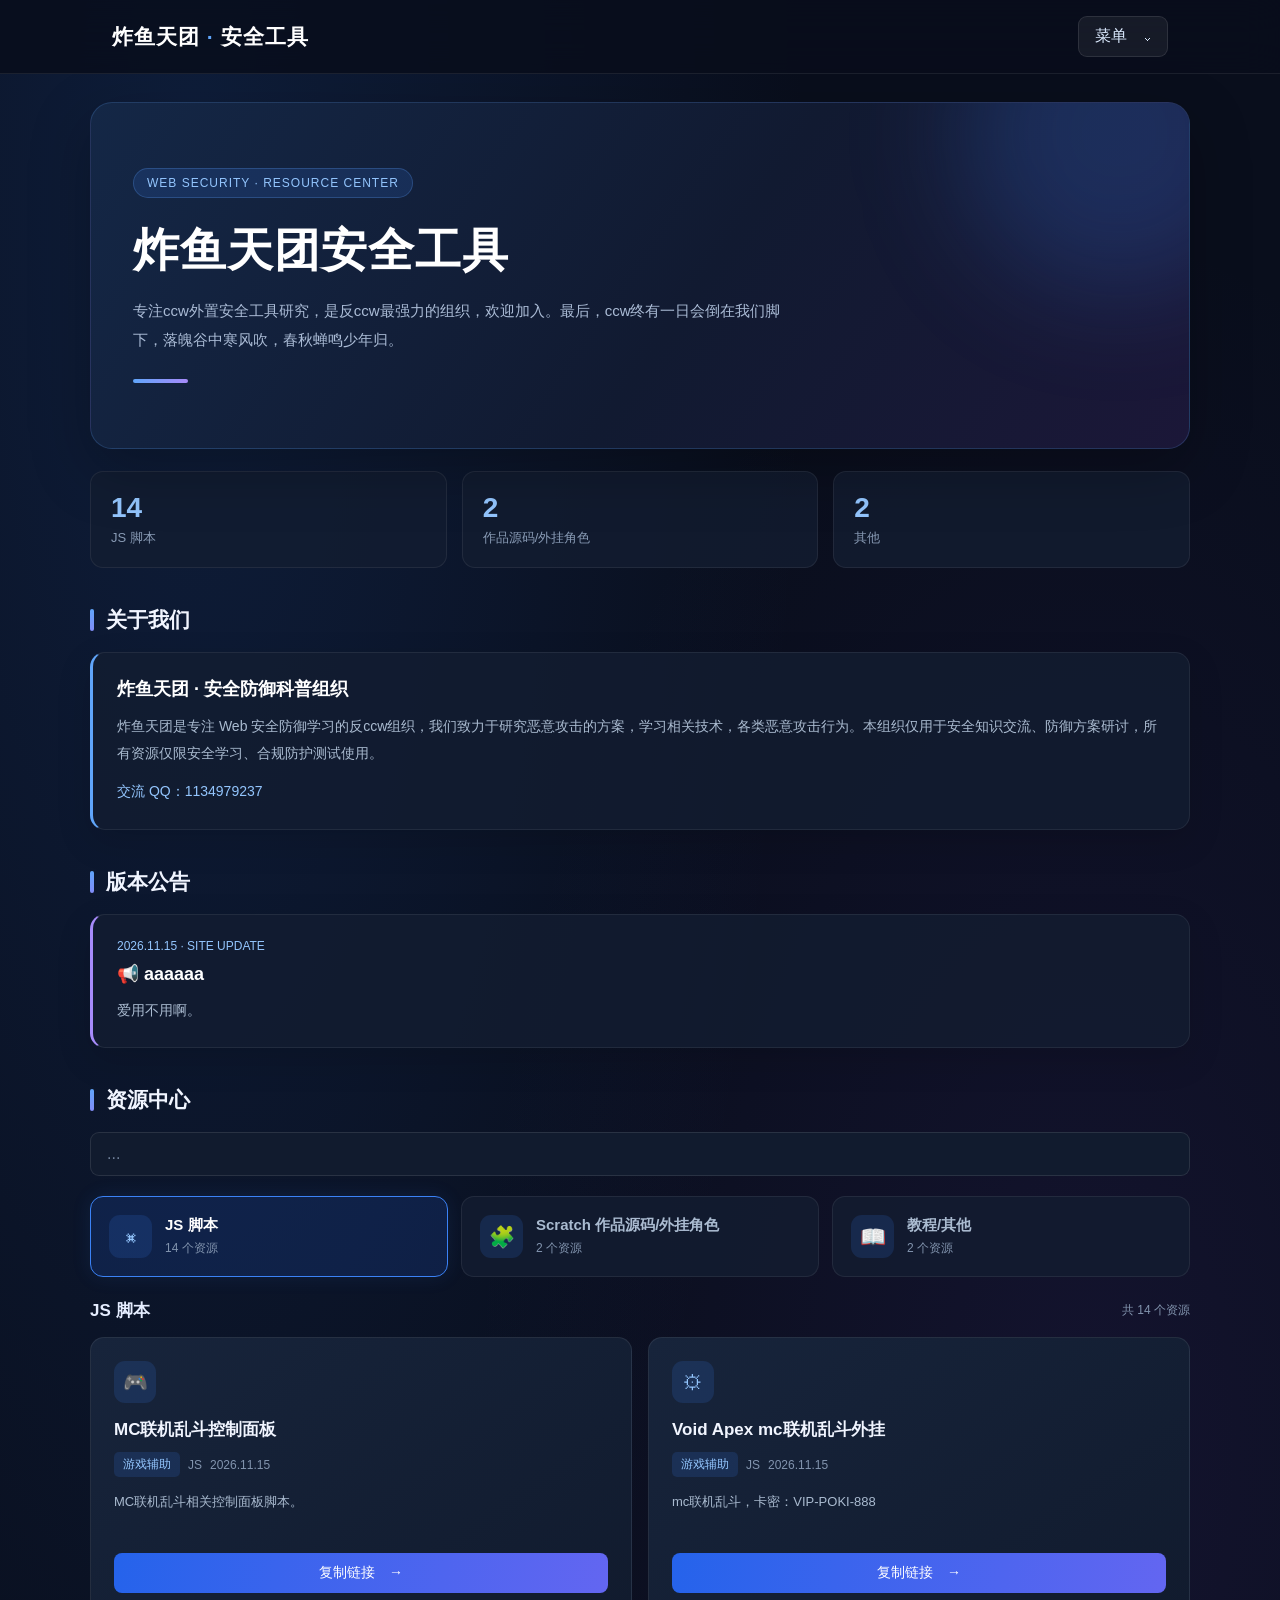
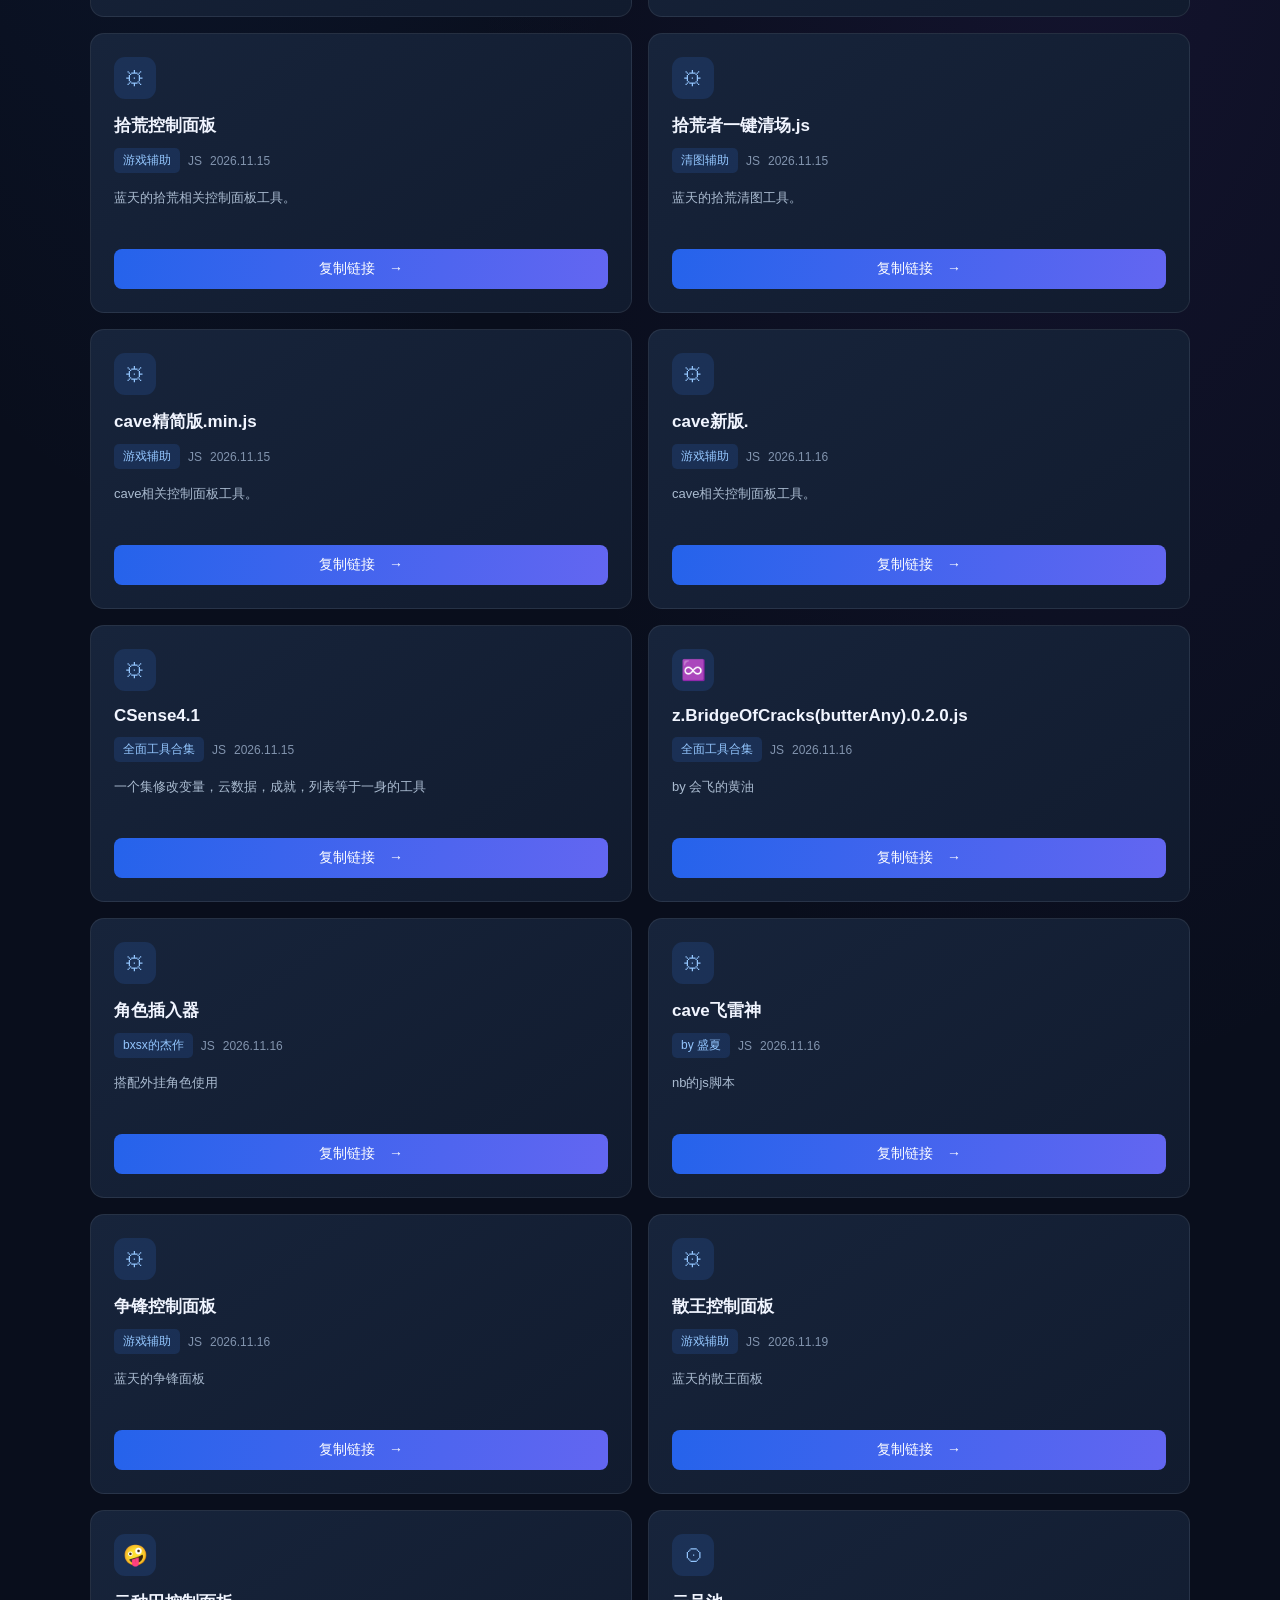
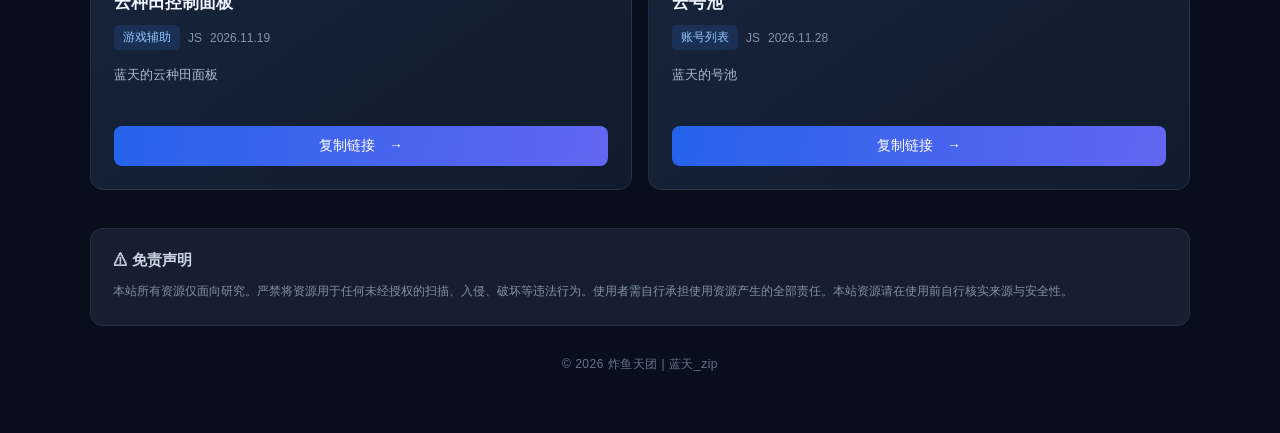
<file: index.html>
<!DOCTYPE html>
<html lang="zh-CN">
<head>
<meta charset="UTF-8">
<meta name="viewport" content="width=device-width, initial-scale=1.0">
<meta name="theme-color" content="#090e1c">
<title>炸鱼天团 | 安全工具资源站</title>
<style>
* {
    margin: 0;
    padding: 0;
    box-sizing: border-box;
    font-family: "Microsoft Yahei", sans-serif;
}

html {
    scroll-behavior: smooth;
}

body {
    min-height: 100vh;
    padding-top: 72px;
    color: #e5eaf5;
    background:
        radial-gradient(ellipse at 15% 5%, rgba(35,91,180,.2), transparent 40%),
        radial-gradient(ellipse at 85% 40%, rgba(91,55,170,.13), transparent 40%),
        #090e1c;
}

button, input {
    font: inherit;
}

a {
    color: inherit;
    text-decoration: none;
}

nav {
    position: fixed;
    top: 0;
    left: 0;
    width: 100%;
    z-index: 999;
    background: rgba(9,14,28,.85);
    backdrop-filter: blur(18px);
    border-bottom: 1px solid rgba(255,255,255,.08);
}

.nav-wrap {
    max-width: 1100px;
    margin: auto;
    padding: 16px 22px;
    display: flex;
    justify-content: space-between;
    align-items: center;
}

.nav-logo {
    color: #fff;
    font-size: 21px;
    font-weight: bold;
    letter-spacing: 1px;
}

.nav-logo span {
    color: #60a5fa;
}

.dropdown {
    position: relative;
}

.dropbtn {
    background: rgba(255,255,255,.06);
    border: 1px solid rgba(255,255,255,.1);
    color: #dbeafe;
    padding: 9px 16px;
    border-radius: 9px;
    cursor: pointer;
    transition: .25s;
}

.dropbtn:hover {
    background: rgba(59,130,246,.2);
    border-color: #3b82f6;
}

.dropdown-content {
    position: absolute;
    right: 0;
    top: calc(100% + 12px);
    min-width: 155px;
    padding: 7px;
    border-radius: 12px;
    background: #131d32;
    border: 1px solid rgba(255,255,255,.1);
    opacity: 0;
    visibility: hidden;
    transform: translateY(-8px);
    transition: .25s;
    box-shadow: 0 12px 35px rgba(0,0,0,.4);
}

.dropdown:hover .dropdown-content,
.dropdown:focus-within .dropdown-content {
    opacity: 1;
    visibility: visible;
    transform: translateY(0);
}

.dropdown-content a {
    display: block;
    padding: 11px;
    color: #b8c6dc;
    font-size: 14px;
    border-radius: 7px;
}

.dropdown-content a:hover {
    color: white;
    background: rgba(59,130,246,.16);
}

.container {
    max-width: 1100px;
    width: 92%;
    margin: 30px auto;
}

.hero {
    position: relative;
    overflow: hidden;
    padding: 65px 42px;
    border-radius: 22px;
    border: 1px solid rgba(96,165,250,.2);
    background: linear-gradient(125deg,#142746,#111a31 55%,#1b1738);
    box-shadow: 0 20px 60px rgba(0,0,0,.25);
}

.hero::before {
    content: "";
    position: absolute;
    width: 320px;
    height: 320px;
    right: -90px;
    top: -130px;
    border-radius: 50%;
    background: rgba(59,130,246,.2);
    filter: blur(55px);
}

.hero-content {
    position: relative;
    z-index: 1;
}

.hero-tag {
    display: inline-block;
    padding: 7px 13px;
    border-radius: 20px;
    background: rgba(59,130,246,.15);
    border: 1px solid rgba(96,165,250,.25);
    color: #93c5fd;
    font-size: 12px;
    margin-bottom: 22px;
    letter-spacing: 1px;
}

.hero h1 {
    font-size: clamp(30px,5vw,46px);
    color: #fff;
    margin-bottom: 15px;
    letter-spacing: 1px;
}

.hero p {
    color: #aabbd5;
    font-size: 15px;
    line-height: 1.9;
    max-width: 650px;
}

.hero-line {
    width: 55px;
    height: 4px;
    background: linear-gradient(90deg,#60a5fa,#a78bfa);
    border-radius: 5px;
    margin-top: 25px;
}

.stats {
    display: grid;
    grid-template-columns: repeat(3,1fr);
    gap: 15px;
    margin-top: 22px;
}

.stat-card {
    padding: 20px;
    background: rgba(19,29,49,.8);
    border: 1px solid rgba(255,255,255,.07);
    border-radius: 13px;
    transition: .25s;
}

.stat-card:hover {
    transform: translateY(-3px);
    border-color: rgba(96,165,250,.4);
}

.stat-number {
    font-size: 28px;
    font-weight: bold;
    color: #93c5fd;
    margin-bottom: 5px;
}

.stat-label {
    font-size: 13px;
    color: #899bb5;
}

.section {
    margin-top: 38px;
}

.section-title {
    display: flex;
    align-items: center;
    gap: 12px;
    font-size: 21px;
    color: #f1f5ff;
    margin-bottom: 18px;
}

.section-title::before {
    content: "";
    width: 4px;
    height: 22px;
    border-radius: 5px;
    background: linear-gradient(#60a5fa,#818cf8);
}

.panel {
    padding: 24px;
    background: rgba(19,29,49,.8);
    border: 1px solid rgba(255,255,255,.07);
    border-radius: 15px;
    box-shadow: 0 12px 35px rgba(0,0,0,.13);
}

.panel h3 {
    color: #fff;
    font-size: 18px;
    margin-bottom: 12px;
}

.panel p {
    color: #aabbd0;
    font-size: 14px;
    line-height: 1.9;
}

.intro-box {
    border-left: 3px solid #60a5fa;
}

.qq-text {
    margin-top: 12px;
    color: #93c5fd !important;
}

.notice-board {
    border-left: 3px solid #a78bfa;
}

.notice-date {
    font-size: 12px;
    color: #93c5fd;
    margin-bottom: 10px;
}

.resource-top {
    display: flex;
    justify-content: space-between;
    align-items: center;
    gap: 15px;
    flex-wrap: wrap;
    margin-bottom: 20px;
}

.search-box {
    width: 100%;
    padding: 12px 16px;
    color: #e5eaf5;
    background: #111b2e;
    border: 1px solid rgba(255,255,255,.1);
    border-radius: 9px;
    outline: none;
    transition: .25s;
}

.search-box:focus {
    border-color: #60a5fa;
    box-shadow: 0 0 0 3px rgba(59,130,246,.12);
}

.search-box::placeholder {
    color: #71819a;
}

.category-tabs {
    display: grid;
    grid-template-columns: repeat(3,1fr);
    gap: 13px;
    margin-bottom: 22px;
}

.category-tab {
    display: flex;
    align-items: center;
    gap: 13px;
    padding: 18px;
    color: #aabbd0;
    background: rgba(19,29,49,.85);
    border: 1px solid rgba(255,255,255,.07);
    border-radius: 13px;
    cursor: pointer;
    transition: .25s;
    text-align: left;
}

.category-tab:hover {
    border-color: rgba(96,165,250,.4);
    transform: translateY(-2px);
}

.category-tab.active {
    color: #fff;
    background: rgba(37,99,235,.16);
    border-color: #3b82f6;
    box-shadow: 0 0 20px rgba(59,130,246,.1);
}

.category-icon {
    width: 43px;
    height: 43px;
    flex-shrink: 0;
    display: flex;
    align-items: center;
    justify-content: center;
    background: rgba(59,130,246,.15);
    color: #93c5fd;
    border-radius: 11px;
    font-size: 21px;
}

.category-name {
    font-size: 15px;
    font-weight: bold;
    margin-bottom: 5px;
}

.category-count {
    font-size: 12px;
    color: #8294ae;
}

.resource-heading {
    display: flex;
    justify-content: space-between;
    align-items: center;
    gap: 10px;
    margin-bottom: 15px;
}

.resource-heading h3 {
    color: #e5edff;
    font-size: 17px;
}

.resource-heading span {
    color: #8294ae;
    font-size: 12px;
}

.resource-grid {
    display: grid;
    grid-template-columns: repeat(2,minmax(0,1fr));
    gap: 16px;
}

.resource-card {
    position: relative;
    padding: 23px;
    background: linear-gradient(145deg,#17243b,#111b2e);
    border: 1px solid rgba(255,255,255,.08);
    border-radius: 14px;
    transition: .3s;
    animation: appear .3s ease;
}

.resource-card:hover {
    transform: translateY(-5px);
    border-color: rgba(96,165,250,.5);
    box-shadow: 0 15px 35px rgba(0,0,0,.25);
}

@keyframes appear {
    from {
        opacity: 0;
        transform: translateY(8px);
    }
    to {
        opacity: 1;
        transform: translateY(0);
    }
}

.resource-icon {
    width: 42px;
    height: 42px;
    display: flex;
    align-items: center;
    justify-content: center;
    border-radius: 11px;
    background: rgba(59,130,246,.15);
    color: #93c5fd;
    font-size: 20px;
    margin-bottom: 15px;
}

.resource-card h4 {
    color: #f1f5ff;
    font-size: 17px;
    margin-bottom: 11px;
}

.resource-meta {
    display: flex;
    flex-wrap: wrap;
    align-items: center;
    gap: 8px;
    margin-bottom: 13px;
    color: #8294ae;
    font-size: 12px;
}

.tag {
    padding: 4px 9px;
    color: #93c5fd;
    background: rgba(59,130,246,.15);
    border-radius: 5px;
}

.resource-card p {
    min-height: 45px;
    color: #aabbd0;
    font-size: 13px;
    line-height: 1.8;
}

.resource-btn {
    display: flex;
    justify-content: center;
    align-items: center;
    width: 100%;
    margin-top: 18px;
    padding: 11px;
    border: 0;
    border-radius: 8px;
    background: linear-gradient(100deg,#2563eb,#6366f1);
    color: #fff;
    font-family: inherit;
    font-size: 14px;
    cursor: pointer;
    transition: .25s;
}

.resource-btn:hover {
    filter: brightness(1.2);
    box-shadow: 0 5px 20px rgba(59,130,246,.3);
}

.empty {
    grid-column: 1/-1;
    padding: 45px 15px;
    text-align: center;
    color: #8294ae;
    background: rgba(19,29,49,.5);
    border: 1px dashed rgba(255,255,255,.12);
    border-radius: 13px;
    font-size: 14px;
}

.disclaimer {
    margin-top: 38px;
    padding: 22px;
    background: rgba(30,41,59,.65);
    border: 1px solid rgba(255,255,255,.07);
    border-radius: 13px;
}

.disclaimer h4 {
    color: #cbd5e1;
    font-size: 15px;
    margin-bottom: 10px;
}

.disclaimer p {
    color: #8191a9;
    font-size: 12px;
    line-height: 1.9;
}

.footer {
    text-align: center;
    padding: 30px 10px;
    color: #64748b;
    font-size: 12px;
    letter-spacing: .5px;
}

#intro, #announce, #tools {
    scroll-margin-top: 95px;
}

@media(max-width:750px) {
    .container {
        width: 94%;
    }

    .hero {
        padding: 45px 25px;
    }

    .category-tabs {
        grid-template-columns: 1fr;
        gap: 9px;
    }

    .category-tab {
        padding: 13px;
    }

    .resource-grid {
        grid-template-columns: 1fr;
    }

    .panel {
        padding: 20px;
    }
}

@media(max-width:450px) {
    .nav-wrap {
        padding: 14px;
    }

    .nav-logo {
        font-size: 17px;
    }

    .stats {
        gap: 8px;
    }

    .stat-card {
        padding: 13px 9px;
    }

    .stat-number {
        font-size: 22px;
    }

    .stat-label {
        font-size: 11px;
    }

    .panel {
        padding: 19px;
    }
}
</style>
</head>

<body>

<nav>
    <div class="nav-wrap">
        <div class="nav-logo">炸鱼天团 <span>·</span> 安全工具</div>
        <div class="dropdown">
            <button class="dropbtn">菜单　⌄</button>
            <div class="dropdown-content">
                <a href="#intro">关于我们</a>
                <a href="#announce">版本公告</a>
                <a href="#tools">资源中心</a>
            </div>
        </div>
    </div>
</nav>

<main class="container">

    <header class="hero">
        <div class="hero-content">
            <div class="hero-tag">WEB SECURITY · RESOURCE CENTER</div>
            <h1>炸鱼天团安全工具</h1>
            <p>专注ccw外置安全工具研究，是反ccw最强力的组织，欢迎加入。最后，ccw终有一日会倒在我们脚下，落魄谷中寒风吹，春秋蝉鸣少年归。</p>
            <div class="hero-line"></div>
        </div>
    </header>

    <section class="stats">
        <div class="stat-card">
            <div class="stat-number" id="jsCount">0</div>
            <div class="stat-label">JS 脚本</div>
        </div>
        <div class="stat-card">
            <div class="stat-number" id="scratchCount">0</div>
            <div class="stat-label">作品源码/外挂角色</div>
        </div>
        <div class="stat-card">
            <div class="stat-number" id="tutorialCount">0</div>
            <div class="stat-label">其他</div>
        </div>
    </section>

    <section id="intro" class="section">
        <h2 class="section-title">关于我们</h2>
        <div class="panel intro-box">
            <h3>炸鱼天团 · 安全防御科普组织</h3>
            <p>炸鱼天团是专注 Web 安全防御学习的反ccw组织，我们致力于研究恶意攻击的方案，学习相关技术，各类恶意攻击行为。本组织仅用于安全知识交流、防御方案研讨，所有资源仅限安全学习、合规防护测试使用。</p>
            <p class="qq-text">交流 QQ：1134979237</p>
        </div>
    </section>

    <section id="announce" class="section">
        <h2 class="section-title">版本公告</h2>
        <div class="panel notice-board">
            <div class="notice-date">2026.11.15 · SITE UPDATE</div>
            <h3>📢 aaaaaa</h3>
            <p>爱用不用啊。</p>
        </div>
    </section>

    <section id="tools" class="section">
        <h2 class="section-title">资源中心</h2>

        <div class="resource-top">
            <input
                id="searchInput"
                class="search-box"
                type="search"
                placeholder="..."
                autocomplete="off"
            >
        </div>

        <div class="category-tabs">

            <button class="category-tab active" data-category="js">
                <div class="category-icon">⌘</div>
                <div>
                    <div class="category-name">JS 脚本</div>
                    <div class="category-count" id="jsTabCount">0 个资源</div>
                </div>
            </button>

            <button class="category-tab" data-category="scratch">
                <div class="category-icon">🧩</div>
                <div>
                    <div class="category-name">Scratch 作品源码/外挂角色</div>
                    <div class="category-count" id="scratchTabCount">0 个资源</div>
                </div>
            </button>

            <button class="category-tab" data-category="tutorial">
                <div class="category-icon">📖</div>
                <div>
                    <div class="category-name">教程/其他</div>
                    <div class="category-count" id="tutorialTabCount">0 个资源</div>
                </div>
            </button>

        </div>

        <div class="resource-heading">
            <h3 id="currentCategory">JS 脚本</h3>
            <span id="resultCount">共 0 个资源</span>
        </div>

        <div class="resource-grid" id="resourceGrid"></div>
    </section>

    <section class="disclaimer">
        <h4>⚠ 免责声明</h4>
        <p>本站所有资源仅面向研究。严禁将资源用于任何未经授权的扫描、入侵、破坏等违法行为。使用者需自行承担使用资源产生的全部责任。本站资源请在使用前自行核实来源与安全性。</p>
    </section>

    <footer class="footer">
        © 2026 炸鱼天团 | 蓝天_zip
    </footer>

</main>

<script>

const categoryNames = {
    js: "JS 脚本",
    scratch: "作品源码/外挂角色",
    tutorial: "其他"
};

const resources = [
//tools/Void Apex mc联机乱斗外挂.js
//tools/sanwang.js
    {
        category: "js",
        name: "MC联机乱斗控制面板",
        version: "JS",
        type: "游戏辅助",
        date: "2026.11.15",
        description: "MC联机乱斗相关控制面板脚本。",
        icon: "🎮",
        url: "https://lantian-zip.github.io/zytt_safety_tools/tools/mc联机乱斗控制面板.js",
        action: "复制链接",
        copyLink: true
    },

    {
        category: "js",
        name: "Void Apex mc联机乱斗外挂",
        version: "JS",
        type: "游戏辅助",
        date: "2026.11.15",
        description: "mc联机乱斗，卡密：VIP-POKI-888",
        icon: "⚙",
        url: "https://lantian-zip.github.io/zytt_safety_tools/tools/Void Apex mc联机乱斗外挂.js",
        action: "复制链接",
        copyLink: true
    },

    {
        category: "js",
        name: "拾荒控制面板",
        version: "JS",
        type: "游戏辅助",
        date: "2026.11.15",
        description: "蓝天的拾荒相关控制面板工具。",//SHZ-2026-VIP-7K9M
        icon: "⚙",
        url: "https://lantian-zip.github.io/zytt_safety_tools/tools/zytt拾荒者.js",
        action: "复制链接",
        copyLink: true
    },

    {
        category: "js",
        name: "拾荒者一键清场.js",
        version: "JS",
        type: "清图辅助",
        date: "2026.11.15",
        description: "蓝天的拾荒清图工具。",
        icon: "⚙",
        url: "https://lantian-zip.github.io/zytt_safety_tools/tools/拾荒者一键清场.js",
        action: "复制链接",
        copyLink: true
    },

    {
        category: "js",
        name: "cave精简版.min.js",
        version: "JS",
        type: "游戏辅助",
        date: "2026.11.15",
        description: "cave相关控制面板工具。",
        icon: "⚙",
        url: "https://lantian-zip.github.io/zytt_safety_tools/tools/cave精简版.min.js",
        action: "复制链接",
        copyLink: true
    },

    {
        category: "js",
        name: "cave新版.",
        version: "JS",
        type: "游戏辅助",
        date: "2026.11.16",
        description: "cave相关控制面板工具。",
        icon: "⚙",
        url: "https://lantian-zip.github.io/zytt_safety_tools/tools/cave新版.js",
        action: "复制链接",
        copyLink: true
    },

    {
        category: "js",
        name: "CSense4.1",
        version: "JS",
        type: "全面工具合集",
        date: "2026.11.15",
        description: "一个集修改变量，云数据，成就，列表等于一身的工具",
        icon: "⚙",
        url: "https://ccwtools.dpdns.org/User-Script/files/CSense%E9%98%B2%E6%A3%80%E6%B5%8B4.1.user.js",
        action: "复制链接",
        copyLink: true
    },

    {
        category: "js",
        name: "z.BridgeOfCracks(butterAny).0.2.0.js",
        version: "JS",
        type: "全面工具合集",
        date: "2026.11.16",
        description: "by 会飞的黄油",
        icon: "♾️",
        url: "https://lantian-zip.github.io/zytt_safety_tools/tools/z.BridgeOfCracks(butterAny).0.2.0.js",
        action: "复制链接",
        copyLink: true
    },

    {
        category: "js",
        name: "角色插入器",
        version: "JS",
        type: "bxsx的杰作",
        date: "2026.11.16",
        description: "搭配外挂角色使用",
        icon: "⚙",
        url: "https://ccwtools.dpdns.org/User-Script/files/%E8%A7%92%E8%89%B2%E6%8F%92%E5%85%A5%E5%99%A8.min.user.js",
        action: "复制链接",
        copyLink: true
    },

    {
        category: "js",
        name: "cave飞雷神",
        version: "JS",
        type: "by 盛夏",
        date: "2026.11.16",
        description: "nb的js脚本",
        icon: "⚙",
        url: "https://lantian-zip.github.io/zytt_safety_tools/tools/cave飞雷神.user.js",
        action: "复制链接",
        copyLink: true
    },
    {
        category: "js",
        name: "争锋控制面板",
        version: "JS",
        type: "游戏辅助",
        date: "2026.11.16",
        description: "蓝天的争锋面板",
        icon: "⚙",
        url: "https://lantian-zip.github.io/zytt_safety_tools/tools/zfxd.js",//lantian_nb666
        action: "复制链接",
        copyLink: true
    },
    {
        category: "js",
        name: "散王控制面板",
        version: "JS",
        type: "游戏辅助",
        date: "2026.11.19",
        description: "蓝天的散王面板",
        icon: "⚙",
        url: "https://lantian-zip.github.io/zytt_safety_tools/tools/sanwang.js",//lantian_nb666
        action: "复制链接",
        copyLink: true
    },
    {
        category: "js",
        name: "云种田控制面板",
        version: "JS",
        type: "游戏辅助",
        date: "2026.11.19",
        description: "蓝天的云种田面板",
        icon: "🤪",
        url: "https://lantian-zip.github.io/zytt_safety_tools/tools/云种田v1.js",
        action: "复制链接",
        copyLink: true
    },
    {
        category: "js",
        name: "云号池",
        version: "JS",
        type: "账号列表",
        date: "2026.11.28",
        description: "蓝天的号池",
        icon: "⨀",
        url: "https://lantian-zip.github.io/zytt_safety_tools/tools/号池.txt",
        action: "复制链接",
        copyLink: true
    },
//scratch源码
    {
        category: "scratch",
        name: "Cave.io V1.7.114723",
        version: "V1.7.114723",
        type: "Scratch 作品",
        date: "2026.11.15",
        description: "Cave.io 对应的 SB3 项目源码。",
        icon: "🧩",
        url: "/zytt_safety_tools/tools/cave.io V1.7.114723 破解版.sb3",
        action: "下载源码"
    },

    {
        category: "scratch",
        name: "拾荒者审计工具",
        version: "V???",
        type: "Scratch 作品",
        date: "2026.11.16",
        description: "by ycy 请搭配角色插入器使用",
        icon: "😊",
        url: "/zytt_safety_tools/tools/拾荒者外挂系统（ycy） (1).sprite3",
        action: "下载资源"
    },

//其它 
    {
        category: "tutorial",
        name: "暴力猴下载教程",
        version: "HTML",
        type: "使用教程",
        date: "2026.11.15",
        description: "暴力猴浏览器扩展的下载及安装教程。",
        icon: "📖",
        url: "/zytt_safety_tools/tools/暴力猴下载教程.html",
        action: "阅读教程"
    },
    
    {
        category: "tutorial",
        name: "通缉令",
        version: "HTML",
        type: "敌对势力榜单",
        date: "2026.11.16",
        description: "曾经那些惹过我们的，我会让你们付出代价",
        icon: "📖",
        url: "/zytt_safety_tools/black.html",
        action: "阅读教程"
    }

];

const categoryTabs = document.querySelectorAll(".category-tab");
const resourceGrid = document.getElementById("resourceGrid");
const searchInput = document.getElementById("searchInput");
const currentCategory = document.getElementById("currentCategory");
const resultCount = document.getElementById("resultCount");

let activeCategory = "js";

function escapeHTML(value) {
    return String(value).replace(/[&<>"']/g, char => ({
        "&": "&amp;",
        "<": "&lt;",
        ">": "&gt;",
        '"': "&quot;",
        "'": "&#39;"
    })[char]);
}

function updateStats() {

    const counts = {
        js: resources.filter(item => item.category === "js").length,
        scratch: resources.filter(item => item.category === "scratch").length,
        tutorial: resources.filter(item => item.category === "tutorial").length
    };

    document.getElementById("jsCount").textContent = counts.js;
    document.getElementById("scratchCount").textContent = counts.scratch;
    document.getElementById("tutorialCount").textContent = counts.tutorial;

    document.getElementById("jsTabCount").textContent = counts.js + " 个资源";
    document.getElementById("scratchTabCount").textContent = counts.scratch + " 个资源";
    document.getElementById("tutorialTabCount").textContent = counts.tutorial + " 个资源";
}

function renderResources() {

    const keyword = searchInput.value.trim().toLowerCase();

    const filtered = resources.filter(item => {

        const matchesCategory = item.category === activeCategory;

        const content = [
            item.name,
            item.version,
            item.type,
            item.description
        ].join(" ").toLowerCase();

        return matchesCategory && content.includes(keyword);

    });

    currentCategory.textContent = categoryNames[activeCategory];
    resultCount.textContent = "共 " + filtered.length + " 个资源";

    if (filtered.length === 0) {

        resourceGrid.innerHTML = `
            <div class="empty">
                没有找到相关资源，试试其他关键词吧。
            </div>
        `;

        return;
    }

    resourceGrid.innerHTML = filtered.map(item => {

        const isTutorial = item.category === "tutorial";

        return `
            <article class="resource-card">

                <div class="resource-icon">
                    ${escapeHTML(item.icon)}
                </div>

                <h4>${escapeHTML(item.name)}</h4>

                <div class="resource-meta">
                    <span class="tag">
                        ${escapeHTML(item.type)}
                    </span>

                    <span>
                        ${escapeHTML(item.version)}
                    </span>

                    <span>
                        ${escapeHTML(item.date)}
                    </span>
                </div>

                <p>
                    ${escapeHTML(item.description)}
                </p>

                ${
                    item.copyLink
                    ? `<button class="resource-btn" type="button" data-copy-url="${escapeHTML(item.url)}">${escapeHTML(item.action)}　→</button>`
                    : `<a class="resource-btn" href="${escapeHTML(item.url)}" ${isTutorial ? "" : "download"}>${escapeHTML(item.action)}　→</a>`
                }

            </article>
        `;

    }).join("");

}

categoryTabs.forEach(tab => {

    tab.addEventListener("click", () => {

        activeCategory = tab.dataset.category;

        categoryTabs.forEach(item => {
            item.classList.toggle("active", item === tab);
        });

        renderResources();

    });

});

searchInput.addEventListener("input", renderResources);

resourceGrid.addEventListener("click", async event => {

    const button = event.target.closest("[data-copy-url]");

    if (!button) return;

    const url = button.dataset.copyUrl;

    try {
        await navigator.clipboard.writeText(url);
    } catch {
        const input = document.createElement("textarea");
        input.value = url;
        document.body.appendChild(input);
        input.select();
        document.execCommand("copy");
        input.remove();
    }

    button.textContent = "已复制　✓";

    setTimeout(() => {
        button.textContent = "复制链接　→";
    }, 1600);

});

updateStats();
renderResources();

</script>

</body>
</html>
</file>
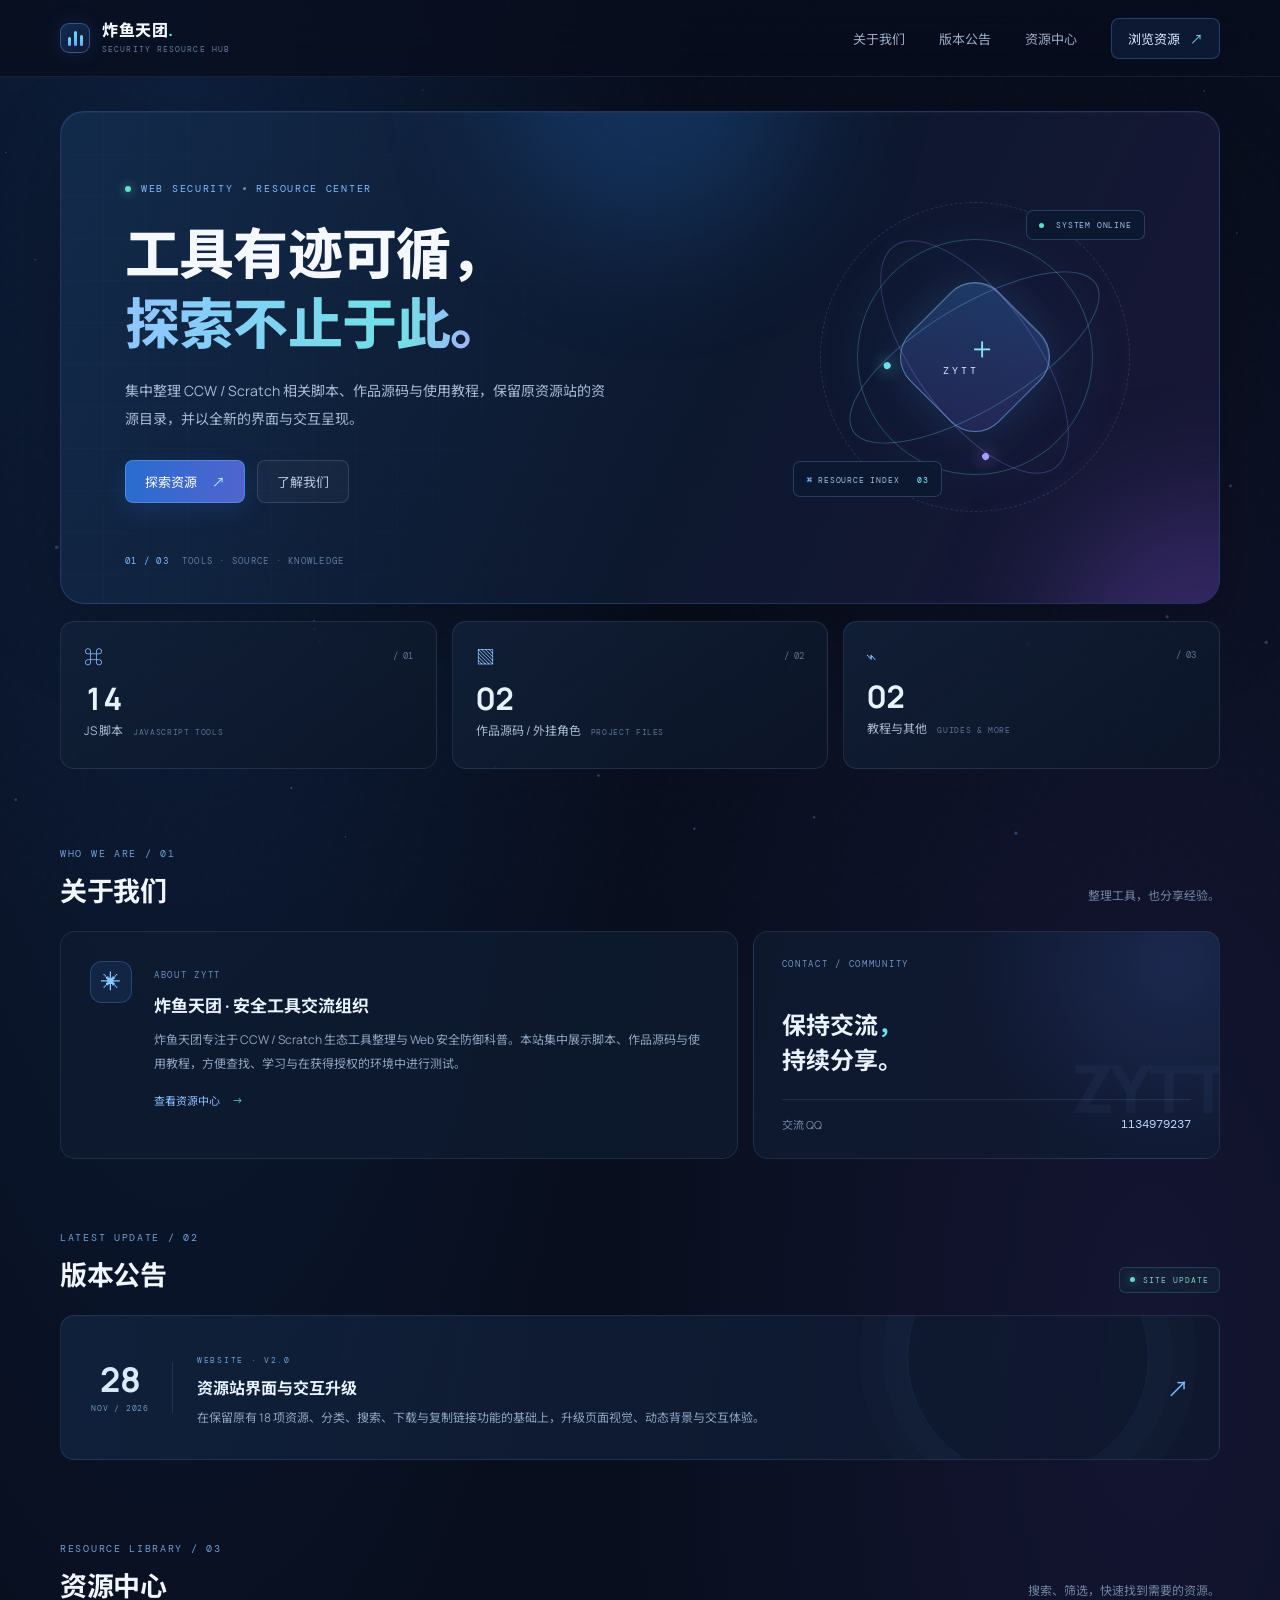
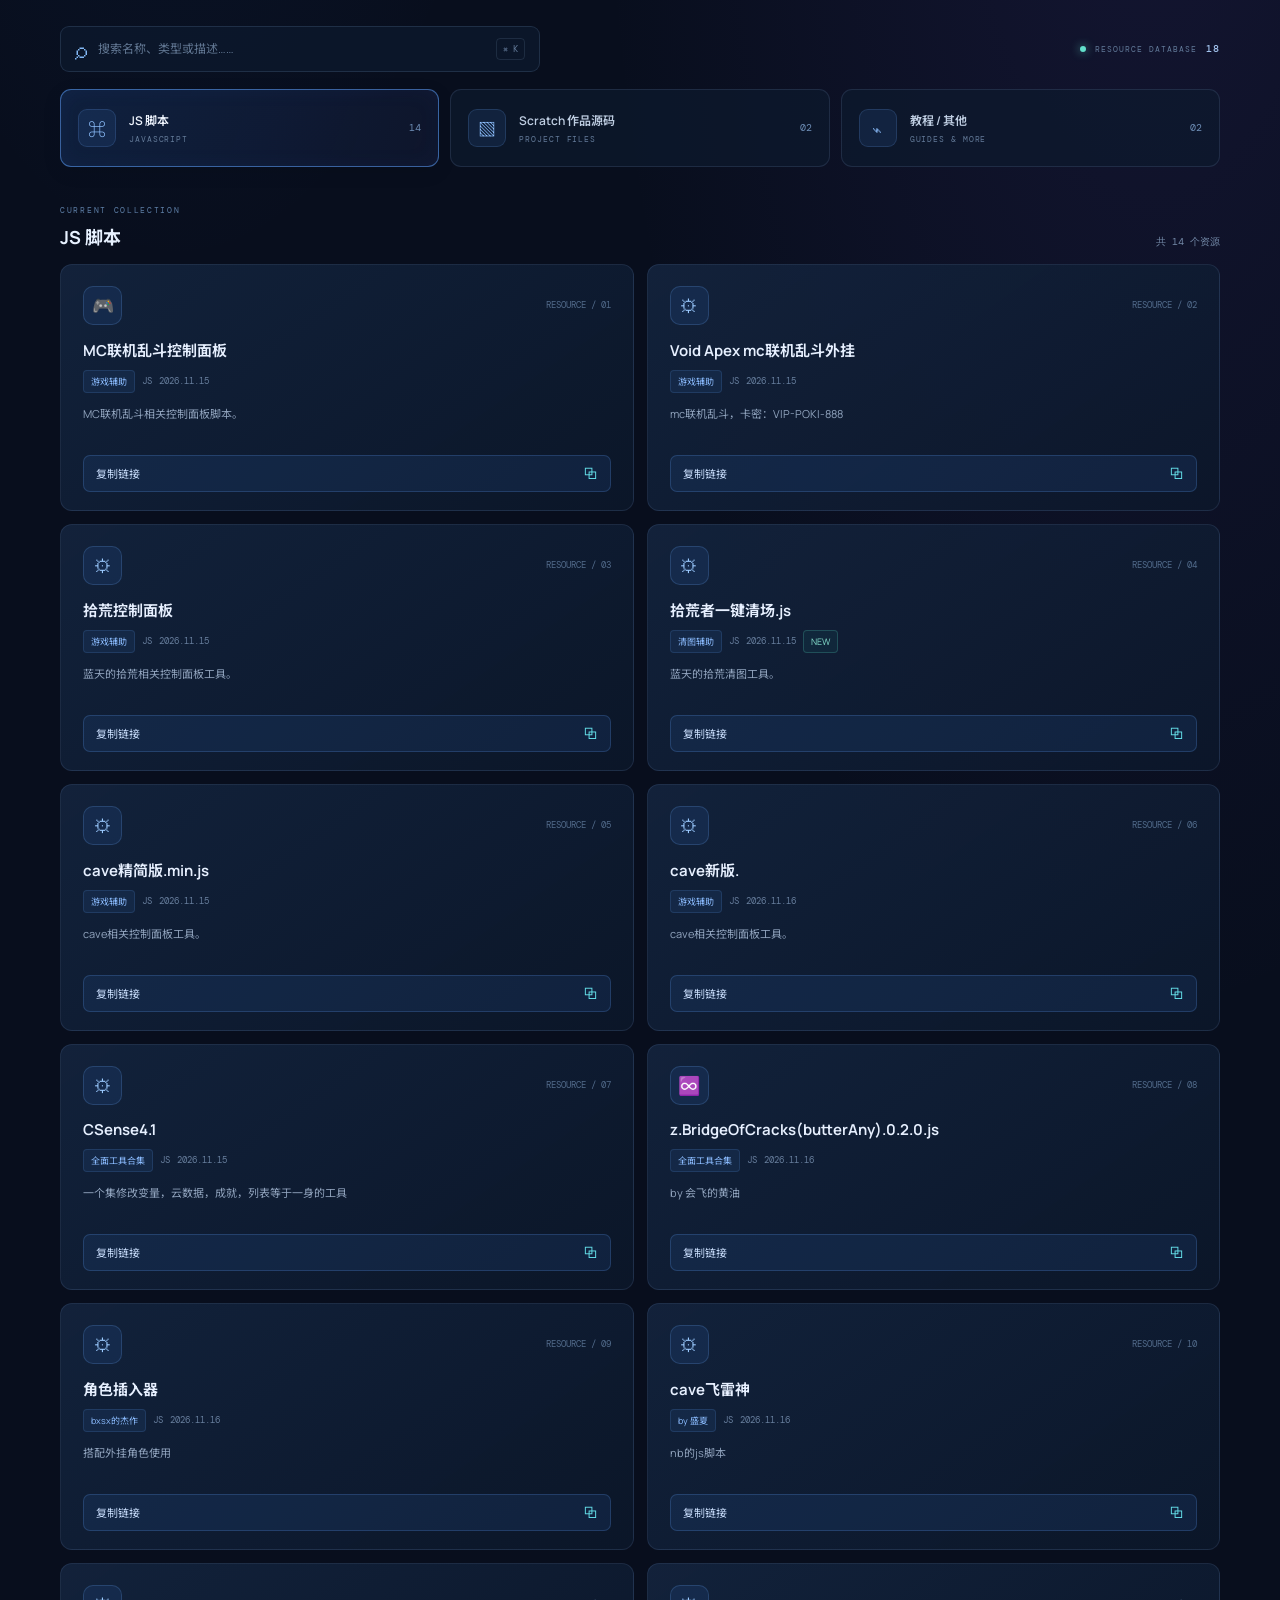
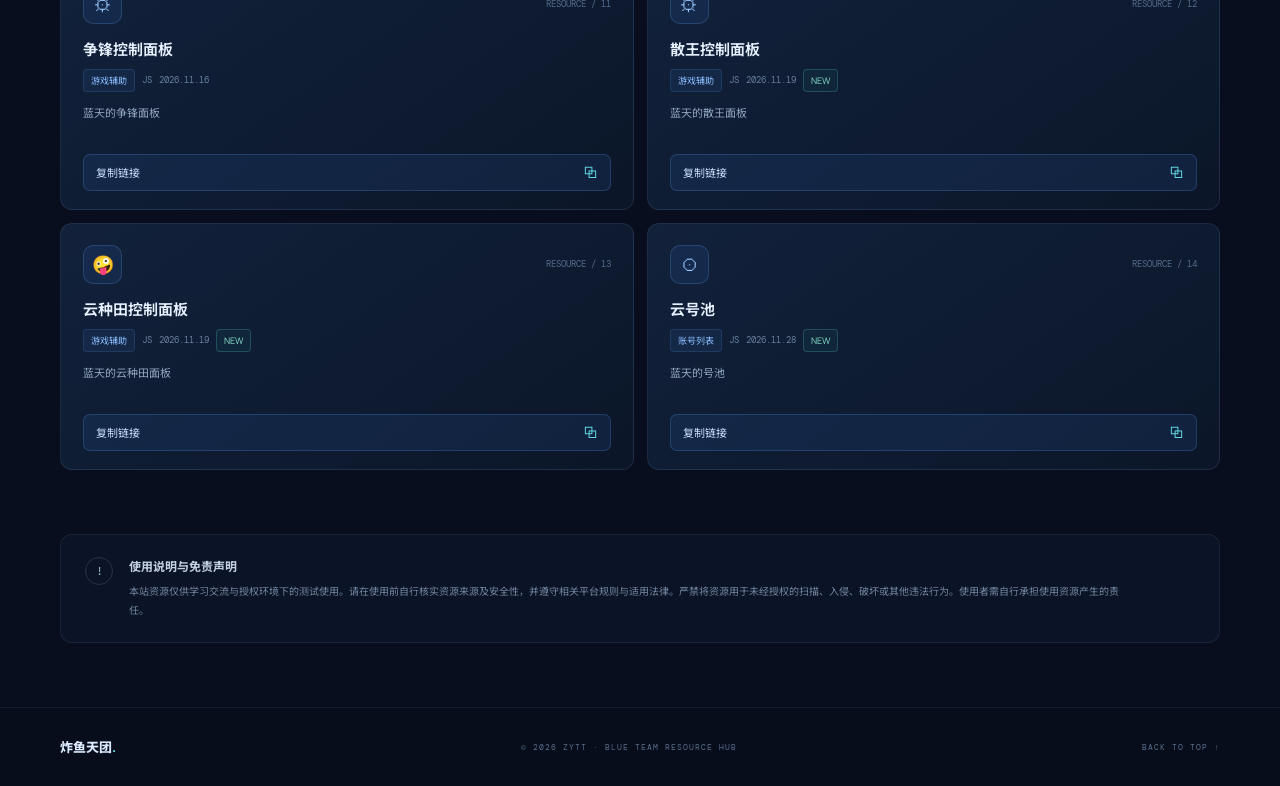
<file: new_test/index.html>
<!DOCTYPE html>
<html lang="zh-CN">
<head>
  <meta charset="UTF-8">
  <meta name="viewport" content="width=device-width, initial-scale=1.0">
  <meta name="theme-color" content="#080e1d">
  <meta name="description" content="炸鱼天团安全工具资源站，整理 CCW / Scratch 相关脚本、作品源码与使用教程。">
  <title>炸鱼天团 | 安全工具资源站</title>
  <link rel="preconnect" href="https://fonts.googleapis.com">
  <link rel="preconnect" href="https://fonts.gstatic.com" crossorigin>
  <link href="https://fonts.googleapis.com/css2?family=DM+Mono:wght@400;500&family=Manrope:wght@400;500;600;700;800&family=Noto+Sans+SC:wght@400;500;600;700;800&display=swap" rel="stylesheet">
  <link rel="stylesheet" href="./style.css">
  <script src="./script.js" defer></script>
</head>
<body>
  <canvas id="particleCanvas" aria-hidden="true"></canvas>
  <div class="page-noise" aria-hidden="true"></div>
  <div class="scroll-progress" id="scrollProgress" aria-hidden="true"></div>

  <header class="site-header">
    <div class="nav-wrap">
      <a class="brand" href="#top" aria-label="炸鱼天团首页">
        <span class="brand-mark"><span></span><span></span><span></span></span>
        <span class="brand-name">炸鱼天团<span class="brand-dot">.</span><small>SECURITY RESOURCE HUB</small></span>
      </a>

      <button class="menu-toggle" id="menuToggle" type="button" aria-label="打开导航菜单" aria-expanded="false" aria-controls="navLinks">
        <span></span><span></span><span></span>
      </button>

      <nav class="nav-links" id="navLinks" aria-label="主导航">
        <a href="#intro">关于我们</a>
        <a href="#announce">版本公告</a>
        <a href="#tools">资源中心</a>
        <a class="nav-cta" href="#tools">浏览资源 <span>↗</span></a>
      </nav>
    </div>
  </header>

  <main id="top" class="site-main">
    <section class="hero reveal">
      <div class="hero-grid" aria-hidden="true"></div>
      <div class="hero-orb hero-orb-one" aria-hidden="true"></div>
      <div class="hero-orb hero-orb-two" aria-hidden="true"></div>

      <div class="hero-copy">
        <div class="eyebrow"><span class="live-dot"></span> WEB SECURITY <i></i> RESOURCE CENTER</div>
        <h1>工具有迹可循，<br><span>探索不止于此。</span></h1>
        <p>集中整理 CCW / Scratch 相关脚本、作品源码与使用教程，保留原资源站的资源目录，并以全新的界面与交互呈现。</p>
        <div class="hero-actions">
          <a class="primary-action" href="#tools">探索资源 <span>↗</span></a>
          <a class="secondary-action" href="#intro">了解我们</a>
        </div>
        <div class="hero-footnote"><span class="mono-mark">01 / 03</span><span>TOOLS · SOURCE · KNOWLEDGE</span></div>
      </div>

      <div class="hero-visual" aria-hidden="true">
        <div class="visual-ring ring-outer"></div>
        <div class="visual-ring ring-middle"></div>
        <div class="visual-core"><span class="core-cross">+</span><span class="core-label">ZYTT</span></div>
        <div class="orbit orbit-a"><span></span></div>
        <div class="orbit orbit-b"><span></span></div>
        <div class="visual-chip chip-top"><span class="chip-dot"></span> SYSTEM ONLINE</div>
        <div class="visual-chip chip-bottom"><span>⌘</span> RESOURCE INDEX <b>03</b></div>
      </div>
    </section>

    <section class="stats-grid" aria-label="资源统计">
      <article class="stat-card reveal">
        <div class="stat-top"><span class="stat-icon">⌘</span><span class="stat-index">/ 01</span></div>
        <div class="stat-value" data-stat="js">0</div>
        <div class="stat-label">JS 脚本 <span>JAVASCRIPT TOOLS</span></div>
      </article>
      <article class="stat-card reveal">
        <div class="stat-top"><span class="stat-icon">▧</span><span class="stat-index">/ 02</span></div>
        <div class="stat-value" data-stat="scratch">0</div>
        <div class="stat-label">作品源码 / 外挂角色 <span>PROJECT FILES</span></div>
      </article>
      <article class="stat-card reveal">
        <div class="stat-top"><span class="stat-icon">⌁</span><span class="stat-index">/ 03</span></div>
        <div class="stat-value" data-stat="tutorial">0</div>
        <div class="stat-label">教程与其他 <span>GUIDES & MORE</span></div>
      </article>
    </section>

    <section id="intro" class="content-section intro-section">
      <div class="section-heading reveal">
        <div><span class="section-kicker">WHO WE ARE / 01</span><h2>关于我们</h2></div>
        <p>整理工具，也分享经验。</p>
      </div>
      <div class="intro-layout">
        <article class="info-panel intro-panel reveal">
          <div class="panel-symbol">✳</div>
          <div class="panel-content">
            <span class="panel-label">ABOUT ZYTT</span>
            <h3>炸鱼天团 · 安全工具交流组织</h3>
            <p>炸鱼天团专注于 CCW / Scratch 生态工具整理与 Web 安全防御科普。本站集中展示脚本、作品源码与使用教程，方便查找、学习与在获得授权的环境中进行测试。</p>
            <a class="text-link" href="#tools">查看资源中心 <span>→</span></a>
          </div>
        </article>
        <article class="info-panel contact-panel reveal">
          <span class="panel-label">CONTACT / COMMUNITY</span>
          <div class="contact-title">保持交流<span>，</span><br>持续分享。</div>
          <div class="contact-bottom"><span>交流 QQ</span><strong>1134979237</strong></div>
          <div class="contact-decoration" aria-hidden="true">ZYTT</div>
        </article>
      </div>
    </section>

    <section id="announce" class="content-section announcement-section">
      <div class="section-heading reveal">
        <div><span class="section-kicker">LATEST UPDATE / 02</span><h2>版本公告</h2></div>
        <span class="update-badge"><i></i> SITE UPDATE</span>
      </div>
      <article class="announcement-card reveal">
        <div class="announcement-date"><span class="date-day">28</span><span class="date-month">NOV / 2026</span></div>
        <div class="announcement-copy">
          <span class="announcement-tag">WEBSITE · V2.0</span>
          <h3>资源站界面与交互升级</h3>
          <p>在保留原有 18 项资源、分类、搜索、下载与复制链接功能的基础上，升级页面视觉、动态背景与交互体验。</p>
        </div>
        <span class="announcement-arrow" aria-hidden="true">↗</span>
      </article>
    </section>

    <section id="tools" class="content-section resources-section">
      <div class="section-heading reveal">
        <div><span class="section-kicker">RESOURCE LIBRARY / 03</span><h2>资源中心</h2></div>
        <p>搜索、筛选，快速找到需要的资源。</p>
      </div>

      <div class="resource-toolbar reveal">
        <label class="search-wrap" for="searchInput">
          <span class="search-icon" aria-hidden="true">⌕</span>
          <input id="searchInput" type="search" placeholder="搜索名称、类型或描述……" autocomplete="off">
          <kbd>⌘ K</kbd>
        </label>
        <div class="toolbar-note"><span class="live-dot"></span> RESOURCE DATABASE <b id="totalResourceCount">0</b></div>
      </div>

      <div class="resource-categories reveal" role="tablist" aria-label="资源分类">
        <button class="category-tab active" type="button" role="tab" aria-selected="true" data-category="js">
          <span class="category-symbol">⌘</span><span class="category-text"><strong>JS 脚本</strong><small>JAVASCRIPT</small></span><span class="category-count" id="jsTabCount">00</span>
        </button>
        <button class="category-tab" type="button" role="tab" aria-selected="false" data-category="scratch">
          <span class="category-symbol">▧</span><span class="category-text"><strong>Scratch 作品源码</strong><small>PROJECT FILES</small></span><span class="category-count" id="scratchTabCount">00</span>
        </button>
        <button class="category-tab" type="button" role="tab" aria-selected="false" data-category="tutorial">
          <span class="category-symbol">⌁</span><span class="category-text"><strong>教程 / 其他</strong><small>GUIDES & MORE</small></span><span class="category-count" id="tutorialTabCount">00</span>
        </button>
      </div>

      <div class="resource-heading reveal">
        <div><span class="resource-heading-label">CURRENT COLLECTION</span><h3 id="currentCategory">JS 脚本</h3></div>
        <span id="resultCount" aria-live="polite">共 0 个资源</span>
      </div>
      <div class="resource-grid" id="resourceGrid" aria-live="polite"></div>
    </section>

    <section class="disclaimer reveal">
      <div class="disclaimer-icon">!</div>
      <div><h3>使用说明与免责声明</h3><p>本站资源仅供学习交流与授权环境下的测试使用。请在使用前自行核实资源来源及安全性，并遵守相关平台规则与适用法律。严禁将资源用于未经授权的扫描、入侵、破坏或其他违法行为。使用者需自行承担使用资源产生的责任。</p></div>
    </section>
  </main>

  <footer class="site-footer">
    <div class="footer-inner"><a class="footer-brand" href="#top">炸鱼天团<span>.</span></a><span>© 2026 ZYTT · BLUE TEAM RESOURCE HUB</span><a href="#top" class="back-top">BACK TO TOP ↑</a></div>
  </footer>
  <div class="toast" id="toast" role="status" aria-live="polite"></div>
</body>
</html>
</file>
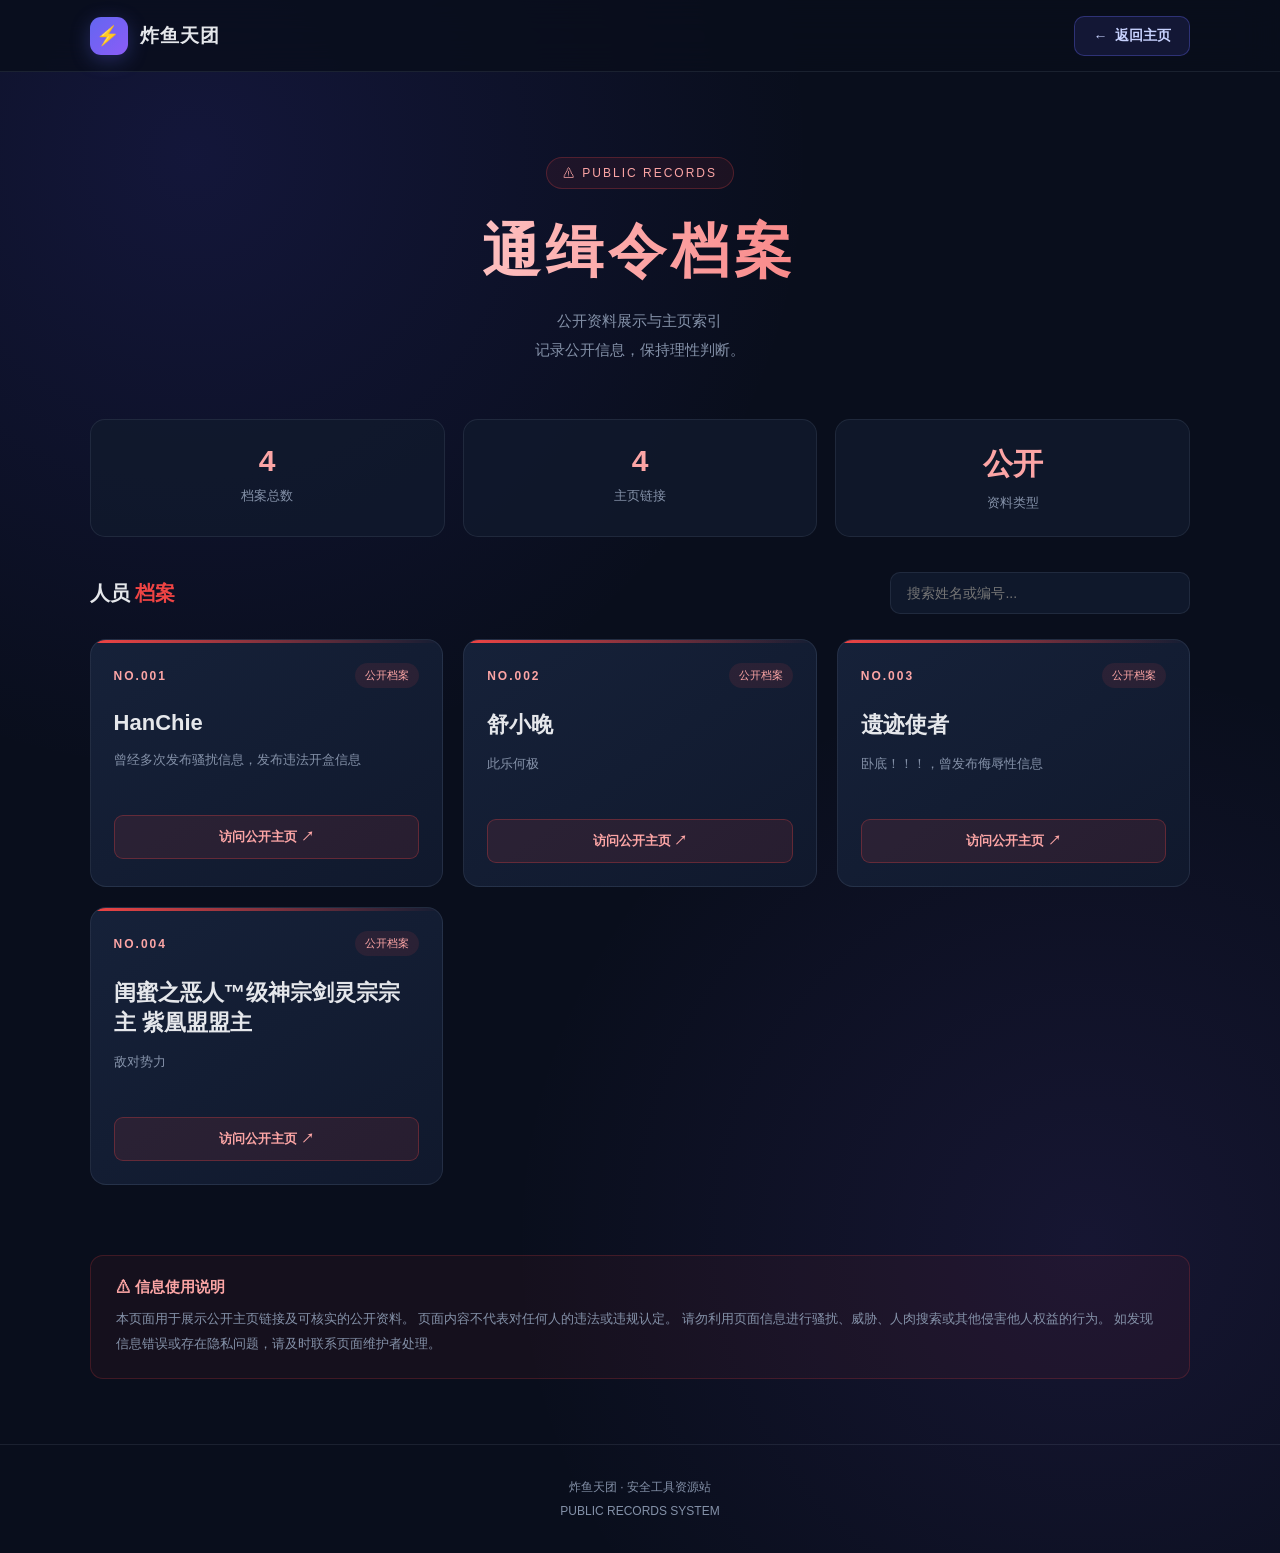
<file: black.html>
<!DOCTYPE html>
<html lang="zh-CN">
<head>
<meta charset="UTF-8">
<meta name="viewport" content="width=device-width, initial-scale=1.0">
<meta name="theme-color" content="#090e1c">
<title>炸鱼天团 | 通缉令</title>
<style>
* {
    margin: 0;
    padding: 0;
    box-sizing: border-box;
}

:root {
    --bg: #090e1c;
    --panel: #111a2e;
    --panel-light: #17233b;
    --blue: #6366f1;
    --purple: #8b5cf6;
    --red: #ef4444;
    --text: #e5e7eb;
    --muted: #8491a8;
    --border: rgba(148, 163, 184, 0.13);
}

body {
    min-height: 100vh;
    background:
        radial-gradient(circle at 15% 10%, rgba(79, 70, 229, 0.15), transparent 35%),
        radial-gradient(circle at 85% 80%, rgba(139, 92, 246, 0.1), transparent 35%),
        var(--bg);
    color: var(--text);
    font-family: "Microsoft YaHei", Arial, sans-serif;
}

a {
    color: inherit;
    text-decoration: none;
}

.navbar {
    width: 100%;
    height: 72px;
    padding: 0 7%;
    display: flex;
    align-items: center;
    justify-content: space-between;
    border-bottom: 1px solid var(--border);
    background: rgba(9, 14, 28, 0.82);
    backdrop-filter: blur(18px);
    position: sticky;
    top: 0;
    z-index: 10;
}

.logo {
    display: flex;
    align-items: center;
    gap: 12px;
    font-size: 19px;
    font-weight: 800;
    letter-spacing: 1px;
}

.logo-icon {
    width: 38px;
    height: 38px;
    border-radius: 11px;
    display: grid;
    place-items: center;
    background: linear-gradient(135deg, var(--blue), var(--purple));
    box-shadow: 0 5px 20px rgba(99, 102, 241, 0.3);
}

.back-home {
    display: inline-flex;
    align-items: center;
    gap: 8px;
    padding: 10px 18px;
    border: 1px solid rgba(99, 102, 241, 0.35);
    border-radius: 10px;
    color: #c7d2fe;
    background: rgba(99, 102, 241, 0.12);
    font-size: 14px;
    font-weight: 600;
    transition: 0.25s;
}

.back-home:hover {
    color: #fff;
    background: #4f46e5;
    transform: translateY(-2px);
}

.container {
    width: 86%;
    max-width: 1200px;
    margin: auto;
}

.hero {
    padding: 85px 0 55px;
    text-align: center;
}

.hero-tag {
    display: inline-flex;
    align-items: center;
    gap: 8px;
    padding: 8px 16px;
    border: 1px solid rgba(239, 68, 68, 0.25);
    border-radius: 30px;
    color: #fca5a5;
    background: rgba(239, 68, 68, 0.08);
    font-size: 12px;
    letter-spacing: 2px;
}

.hero h1 {
    margin: 24px 0 16px;
    font-size: clamp(36px, 6vw, 58px);
    font-weight: 900;
    letter-spacing: 5px;
    background: linear-gradient(90deg, #fff, #fca5a5, #ef4444);
    background-clip: text;
    -webkit-background-clip: text;
    color: transparent;
}

.hero p {
    color: var(--muted);
    font-size: 15px;
    line-height: 1.9;
}

.stats {
    display: grid;
    grid-template-columns: repeat(3, 1fr);
    gap: 18px;
    margin-bottom: 35px;
}

.stat-card {
    padding: 24px;
    background: rgba(17, 26, 46, 0.78);
    border: 1px solid var(--border);
    border-radius: 15px;
    text-align: center;
    transition: 0.25s;
}

.stat-card:hover {
    transform: translateY(-4px);
    border-color: rgba(99, 102, 241, 0.4);
}

.stat-number {
    display: block;
    font-size: 30px;
    font-weight: 800;
    color: #fca5a5;
    margin-bottom: 8px;
}

.stat-label {
    color: var(--muted);
    font-size: 13px;
}

.toolbar {
    display: flex;
    align-items: center;
    justify-content: space-between;
    gap: 15px;
    margin-bottom: 25px;
}

.section-title {
    font-size: 20px;
    font-weight: 800;
}

.section-title span {
    color: var(--red);
}

.search-box {
    width: 300px;
    max-width: 100%;
    padding: 12px 16px;
    border: 1px solid var(--border);
    border-radius: 10px;
    outline: none;
    background: rgba(17, 26, 46, 0.9);
    color: #fff;
    font-size: 14px;
    transition: 0.25s;
}

.search-box:focus {
    border-color: var(--blue);
    box-shadow: 0 0 0 3px rgba(99, 102, 241, 0.12);
}

.person-grid {
    display: grid;
    grid-template-columns: repeat(3, 1fr);
    gap: 20px;
    padding-bottom: 70px;
}

.person-card {
    position: relative;
    overflow: hidden;
    padding: 23px;
    border: 1px solid var(--border);
    border-radius: 16px;
    background: linear-gradient(145deg, rgba(23, 35, 59, 0.95), rgba(17, 26, 46, 0.95));
    transition: 0.25s;
}

.person-card:hover {
    transform: translateY(-5px);
    border-color: rgba(239, 68, 68, 0.45);
    box-shadow: 0 12px 35px rgba(0, 0, 0, 0.2);
}

.person-card::before {
    content: "";
    position: absolute;
    top: 0;
    left: 0;
    width: 100%;
    height: 3px;
    background: linear-gradient(90deg, var(--red), transparent);
}

.card-top {
    display: flex;
    justify-content: space-between;
    align-items: center;
    margin-bottom: 22px;
}

.person-id {
    color: #fca5a5;
    font-size: 12px;
    font-weight: 800;
    letter-spacing: 2px;
}

.status {
    padding: 5px 10px;
    border-radius: 20px;
    color: #fca5a5;
    background: rgba(239, 68, 68, 0.1);
    font-size: 11px;
}

.person-name {
    font-size: 22px;
    font-weight: 800;
    margin-bottom: 12px;
}

.person-description {
    min-height: 45px;
    color: var(--muted);
    font-size: 13px;
    line-height: 1.8;
    margin-bottom: 22px;
    word-break: break-word;
}

.person-link {
    display: flex;
    align-items: center;
    justify-content: center;
    gap: 8px;
    width: 100%;
    padding: 12px;
    border: 1px solid rgba(239, 68, 68, 0.3);
    border-radius: 9px;
    background: rgba(239, 68, 68, 0.1);
    color: #fca5a5;
    font-size: 13px;
    font-weight: 700;
    transition: 0.25s;
}

.person-link:hover {
    background: var(--red);
    color: white;
    border-color: var(--red);
}

.empty {
    display: none;
    padding: 60px 20px;
    text-align: center;
    color: var(--muted);
    border: 1px dashed var(--border);
    border-radius: 15px;
}

.notice {
    margin-bottom: 65px;
    padding: 22px 25px;
    border: 1px solid rgba(239, 68, 68, 0.2);
    border-radius: 13px;
    background: rgba(239, 68, 68, 0.05);
}

.notice-title {
    color: #fca5a5;
    font-size: 15px;
    font-weight: 800;
    margin-bottom: 10px;
}

.notice p {
    color: var(--muted);
    font-size: 13px;
    line-height: 1.9;
}

footer {
    padding: 30px 7%;
    border-top: 1px solid var(--border);
    text-align: center;
    color: var(--muted);
    font-size: 12px;
    line-height: 2;
}

@media (max-width: 900px) {
    .person-grid {
        grid-template-columns: repeat(2, 1fr);
    }
}

@media (max-width: 600px) {
    .navbar {
        padding: 0 5%;
        height: 65px;
    }

    .logo {
        font-size: 15px;
    }

    .back-home {
        padding: 9px 12px;
        font-size: 12px;
    }

    .container {
        width: 90%;
    }

    .hero {
        padding: 65px 0 40px;
    }

    .stats {
        gap: 9px;
    }

    .stat-card {
        padding: 17px 8px;
    }

    .stat-number {
        font-size: 23px;
    }

    .stat-label {
        font-size: 11px;
    }

    .toolbar {
        align-items: stretch;
        flex-direction: column;
    }

    .search-box {
        width: 100%;
    }

    .person-grid {
        grid-template-columns: 1fr;
    }
}
</style>
</head>
<body>

<nav class="navbar">
    <div class="logo">
        <div class="logo-icon">⚡</div>
        <span>炸鱼天团</span>
    </div>
    <a href="index.html" class="back-home">
        <span>←</span>
        返回主页
    </a>
</nav>

<main class="container">

    <section class="hero">
        <div class="hero-tag">⚠ PUBLIC RECORDS</div>
        <h1>通缉令档案</h1>
        <p>公开资料展示与主页索引<br>记录公开信息，保持理性判断。</p>
    </section>

    <section class="stats">
        <div class="stat-card">
            <span class="stat-number" id="totalCount">0</span>
            <span class="stat-label">档案总数</span>
        </div>
        <div class="stat-card">
            <span class="stat-number" id="linkCount">0</span>
            <span class="stat-label">主页链接</span>
        </div>
        <div class="stat-card">
            <span class="stat-number">公开</span>
            <span class="stat-label">资料类型</span>
        </div>
    </section>

    <section>
        <div class="toolbar">
            <div class="section-title">人员 <span>档案</span></div>
            <input
                type="text"
                class="search-box"
                id="searchInput"
                placeholder="搜索姓名或编号..."
                autocomplete="off"
            >
        </div>

        <div class="person-grid" id="personGrid"></div>

        <div class="empty" id="empty">
            <div style="font-size:32px;margin-bottom:12px;">⌕</div>
            没有找到相关档案
        </div>
    </section>

    <section class="notice">
        <div class="notice-title">⚠ 信息使用说明</div>
        <p>
            本页面用于展示公开主页链接及可核实的公开资料。
            页面内容不代表对任何人的违法或违规认定。
            请勿利用页面信息进行骚扰、威胁、人肉搜索或其他侵害他人权益的行为。
            如发现信息错误或存在隐私问题，请及时联系页面维护者处理。
        </p>
    </section>

</main>

<footer>
    <div>炸鱼天团 · 安全工具资源站</div>
    <div>PUBLIC RECORDS SYSTEM</div>
</footer>

<script>
const persons = [
    //https://www.ccw.site/student/609a304ea5232b50e5f4cc1a
    {
        id: "001",
        name: "HanChie",
        url: "https://www.ccw.site/student/6219db0412f8c304d854645c",
        description: "曾经多次发布骚扰信息，发布违法开盒信息"
    },
    {
        id: "002",
        name: "舒小晚",
        url: "https://www.ccw.site/student/63bd2394a03ea372a05636be",
        description: "此乐何极"
    },
    {
        id: "003",
        name: "遗迹使者",
        url: "https://www.ccw.site/student/6239c06876f82e3c2a3e9fe4",
        description: "卧底！！！，曾发布侮辱性信息"
    },
    {
        id: "004",
        name: "闺蜜之恶人™级神宗剑灵宗宗主 紫凰盟盟主",
        url: "https://www.ccw.site/student/609a304ea5232b50e5f4cc1a",
        description: "敌对势力"
    },
];

const personGrid = document.getElementById("personGrid");
const searchInput = document.getElementById("searchInput");
const empty = document.getElementById("empty");

function isValidUrl(value) {
    try {
        const url = new URL(value);
        return url.protocol === "https:" || url.protocol === "http:";
    } catch {
        return false;
    }
}

function renderPersons(keyword = "") {
    const filtered = persons.filter(person => {
        const searchText = (
            person.name + " " +
            person.id + " " +
            person.description
        ).toLowerCase();

        return searchText.includes(keyword.toLowerCase());
    });

    personGrid.innerHTML = "";

    filtered.forEach(person => {
        const card = document.createElement("article");
        card.className = "person-card";

        const top = document.createElement("div");
        top.className = "card-top";

        const id = document.createElement("span");
        id.className = "person-id";
        id.textContent = "NO." + person.id;

        const status = document.createElement("span");
        status.className = "status";
        status.textContent = "公开档案";

        top.append(id, status);

        const name = document.createElement("h2");
        name.className = "person-name";
        name.textContent = person.name;

        const description = document.createElement("p");
        description.className = "person-description";
        description.textContent = person.description;

        card.append(top, name, description);

        if (isValidUrl(person.url)) {
            const link = document.createElement("a");
            link.className = "person-link";
            link.href = person.url;
            link.target = "_blank";
            link.rel = "noopener noreferrer";
            link.textContent = "访问公开主页 ↗";
            card.append(link);
        } else {
            const unavailable = document.createElement("div");
            unavailable.className = "person-link";
            unavailable.textContent = "主页链接暂不可用";
            card.append(unavailable);
        }

        personGrid.appendChild(card);
    });

    empty.style.display = filtered.length ? "none" : "block";
    personGrid.style.display = filtered.length ? "grid" : "none";
}

function updateStats() {
    document.getElementById("totalCount").textContent = persons.length;

    const validLinks = persons.filter(person =>
        isValidUrl(person.url)
    ).length;

    document.getElementById("linkCount").textContent = validLinks;
}

searchInput.addEventListener("input", event => {
    renderPersons(event.target.value.trim());
});

updateStats();
renderPersons();
</script>

</body>
</html>
</file>
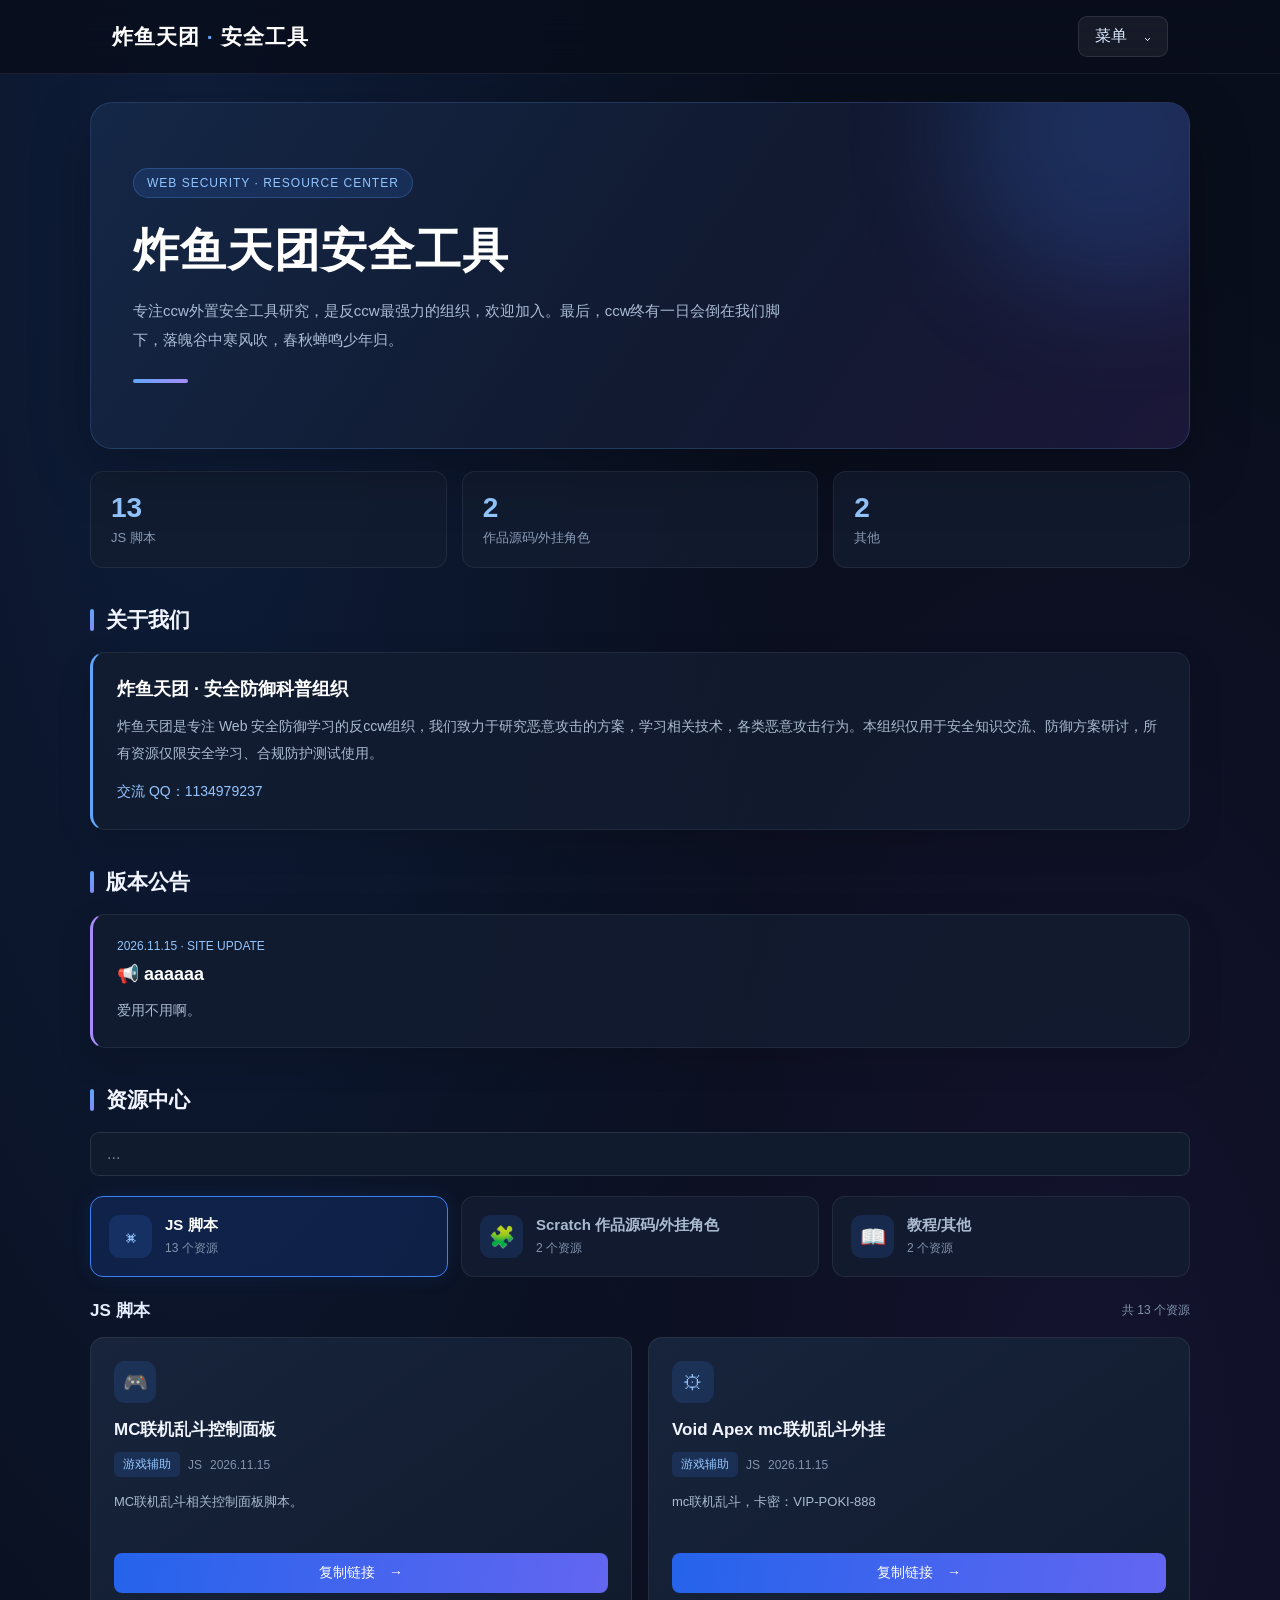
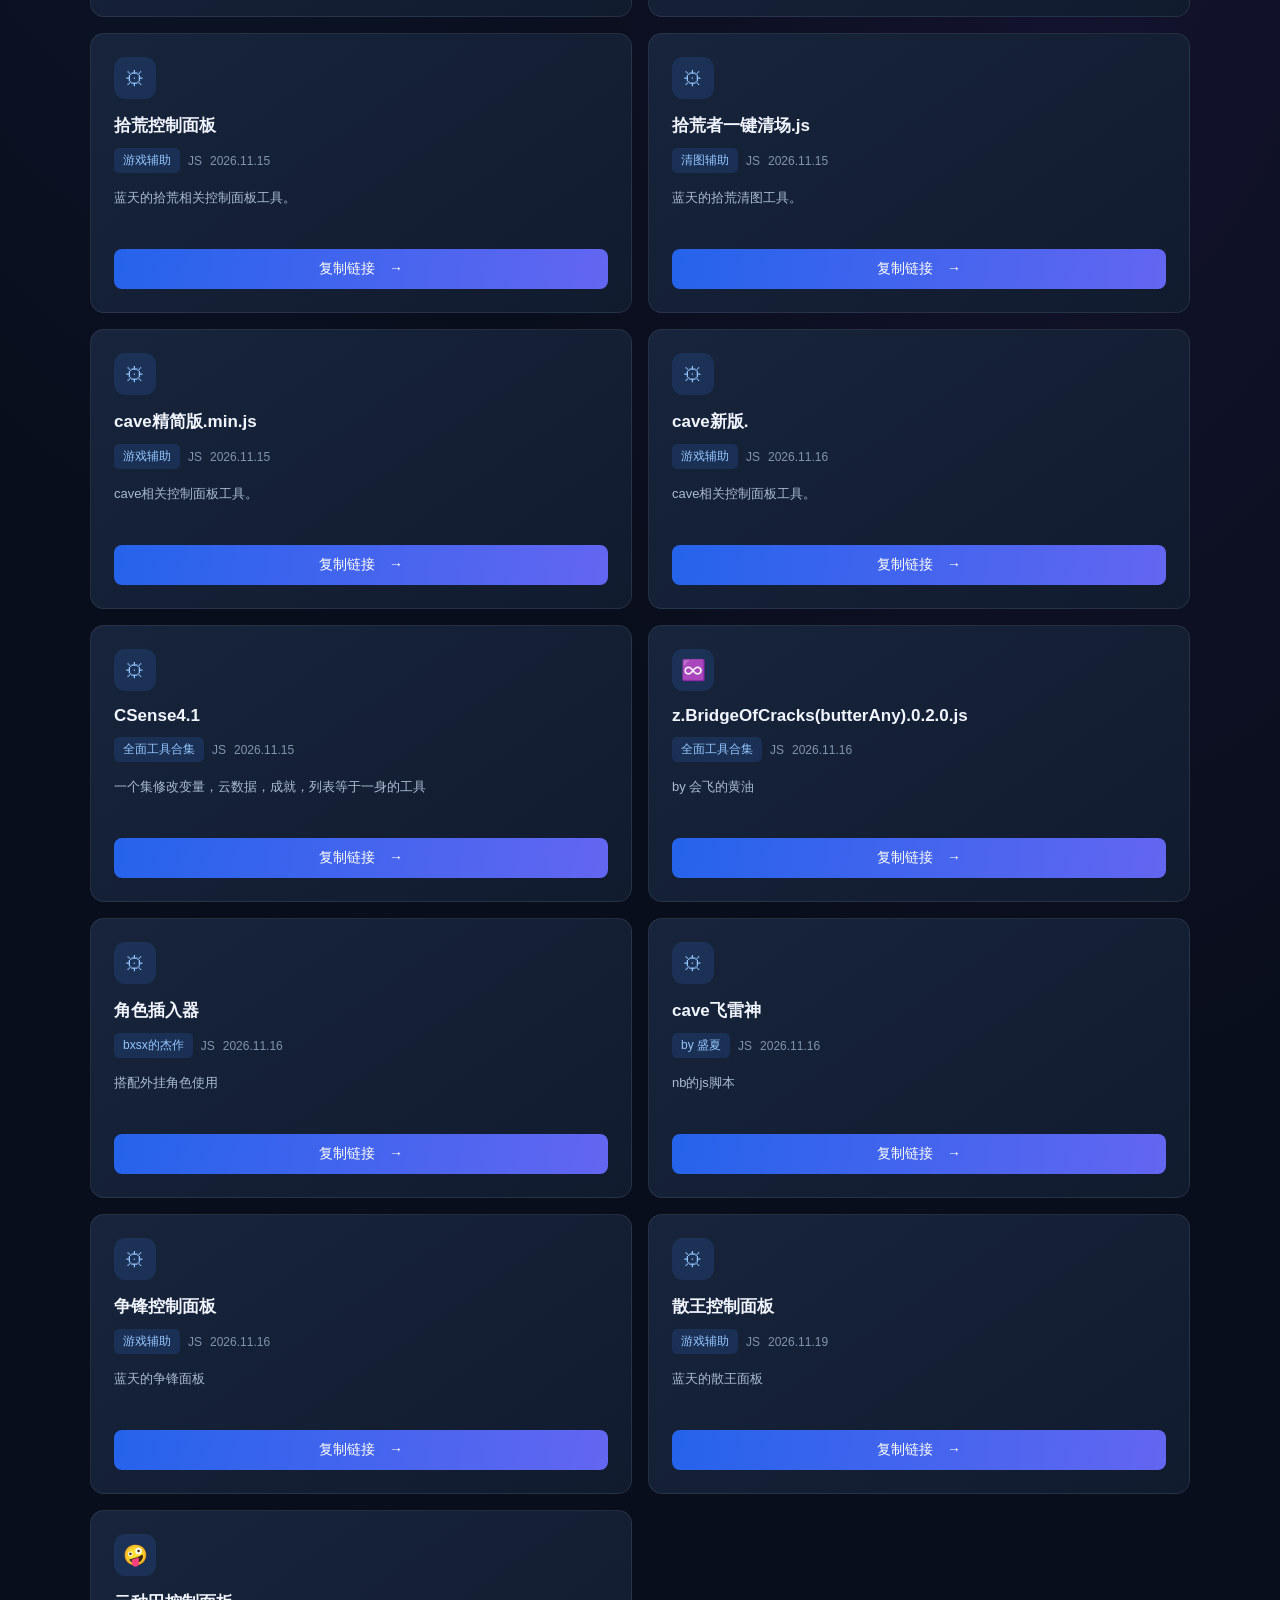
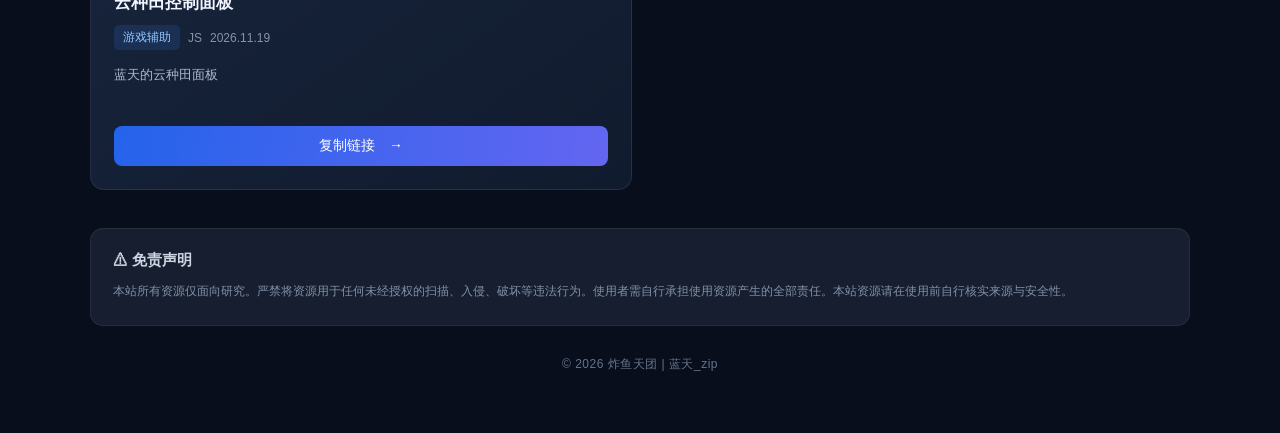
<file: index2.html>
<!DOCTYPE html>
<html lang="zh-CN">
<head>
<meta charset="UTF-8">
<meta name="viewport" content="width=device-width, initial-scale=1.0">
<meta name="theme-color" content="#090e1c">
<title>炸鱼天团 | 安全工具资源站</title>
<style>
* {
    margin: 0;
    padding: 0;
    box-sizing: border-box;
    font-family: "Microsoft Yahei", sans-serif;
}

html {
    scroll-behavior: smooth;
}

body {
    min-height: 100vh;
    padding-top: 72px;
    color: #e5eaf5;
    background:
        radial-gradient(ellipse at 15% 5%, rgba(35,91,180,.2), transparent 40%),
        radial-gradient(ellipse at 85% 40%, rgba(91,55,170,.13), transparent 40%),
        #090e1c;
}

button, input {
    font: inherit;
}

a {
    color: inherit;
    text-decoration: none;
}

nav {
    position: fixed;
    top: 0;
    left: 0;
    width: 100%;
    z-index: 999;
    background: rgba(9,14,28,.85);
    backdrop-filter: blur(18px);
    border-bottom: 1px solid rgba(255,255,255,.08);
}

.nav-wrap {
    max-width: 1100px;
    margin: auto;
    padding: 16px 22px;
    display: flex;
    justify-content: space-between;
    align-items: center;
}

.nav-logo {
    color: #fff;
    font-size: 21px;
    font-weight: bold;
    letter-spacing: 1px;
}

.nav-logo span {
    color: #60a5fa;
}

.dropdown {
    position: relative;
}

.dropbtn {
    background: rgba(255,255,255,.06);
    border: 1px solid rgba(255,255,255,.1);
    color: #dbeafe;
    padding: 9px 16px;
    border-radius: 9px;
    cursor: pointer;
    transition: .25s;
}

.dropbtn:hover {
    background: rgba(59,130,246,.2);
    border-color: #3b82f6;
}

.dropdown-content {
    position: absolute;
    right: 0;
    top: calc(100% + 12px);
    min-width: 155px;
    padding: 7px;
    border-radius: 12px;
    background: #131d32;
    border: 1px solid rgba(255,255,255,.1);
    opacity: 0;
    visibility: hidden;
    transform: translateY(-8px);
    transition: .25s;
    box-shadow: 0 12px 35px rgba(0,0,0,.4);
}

.dropdown:hover .dropdown-content,
.dropdown:focus-within .dropdown-content {
    opacity: 1;
    visibility: visible;
    transform: translateY(0);
}

.dropdown-content a {
    display: block;
    padding: 11px;
    color: #b8c6dc;
    font-size: 14px;
    border-radius: 7px;
}

.dropdown-content a:hover {
    color: white;
    background: rgba(59,130,246,.16);
}

.container {
    max-width: 1100px;
    width: 92%;
    margin: 30px auto;
}

.hero {
    position: relative;
    overflow: hidden;
    padding: 65px 42px;
    border-radius: 22px;
    border: 1px solid rgba(96,165,250,.2);
    background: linear-gradient(125deg,#142746,#111a31 55%,#1b1738);
    box-shadow: 0 20px 60px rgba(0,0,0,.25);
}

.hero::before {
    content: "";
    position: absolute;
    width: 320px;
    height: 320px;
    right: -90px;
    top: -130px;
    border-radius: 50%;
    background: rgba(59,130,246,.2);
    filter: blur(55px);
}

.hero-content {
    position: relative;
    z-index: 1;
}

.hero-tag {
    display: inline-block;
    padding: 7px 13px;
    border-radius: 20px;
    background: rgba(59,130,246,.15);
    border: 1px solid rgba(96,165,250,.25);
    color: #93c5fd;
    font-size: 12px;
    margin-bottom: 22px;
    letter-spacing: 1px;
}

.hero h1 {
    font-size: clamp(30px,5vw,46px);
    color: #fff;
    margin-bottom: 15px;
    letter-spacing: 1px;
}

.hero p {
    color: #aabbd5;
    font-size: 15px;
    line-height: 1.9;
    max-width: 650px;
}

.hero-line {
    width: 55px;
    height: 4px;
    background: linear-gradient(90deg,#60a5fa,#a78bfa);
    border-radius: 5px;
    margin-top: 25px;
}

.stats {
    display: grid;
    grid-template-columns: repeat(3,1fr);
    gap: 15px;
    margin-top: 22px;
}

.stat-card {
    padding: 20px;
    background: rgba(19,29,49,.8);
    border: 1px solid rgba(255,255,255,.07);
    border-radius: 13px;
    transition: .25s;
}

.stat-card:hover {
    transform: translateY(-3px);
    border-color: rgba(96,165,250,.4);
}

.stat-number {
    font-size: 28px;
    font-weight: bold;
    color: #93c5fd;
    margin-bottom: 5px;
}

.stat-label {
    font-size: 13px;
    color: #899bb5;
}

.section {
    margin-top: 38px;
}

.section-title {
    display: flex;
    align-items: center;
    gap: 12px;
    font-size: 21px;
    color: #f1f5ff;
    margin-bottom: 18px;
}

.section-title::before {
    content: "";
    width: 4px;
    height: 22px;
    border-radius: 5px;
    background: linear-gradient(#60a5fa,#818cf8);
}

.panel {
    padding: 24px;
    background: rgba(19,29,49,.8);
    border: 1px solid rgba(255,255,255,.07);
    border-radius: 15px;
    box-shadow: 0 12px 35px rgba(0,0,0,.13);
}

.panel h3 {
    color: #fff;
    font-size: 18px;
    margin-bottom: 12px;
}

.panel p {
    color: #aabbd0;
    font-size: 14px;
    line-height: 1.9;
}

.intro-box {
    border-left: 3px solid #60a5fa;
}

.qq-text {
    margin-top: 12px;
    color: #93c5fd !important;
}

.notice-board {
    border-left: 3px solid #a78bfa;
}

.notice-date {
    font-size: 12px;
    color: #93c5fd;
    margin-bottom: 10px;
}

.resource-top {
    display: flex;
    justify-content: space-between;
    align-items: center;
    gap: 15px;
    flex-wrap: wrap;
    margin-bottom: 20px;
}

.search-box {
    width: 100%;
    padding: 12px 16px;
    color: #e5eaf5;
    background: #111b2e;
    border: 1px solid rgba(255,255,255,.1);
    border-radius: 9px;
    outline: none;
    transition: .25s;
}

.search-box:focus {
    border-color: #60a5fa;
    box-shadow: 0 0 0 3px rgba(59,130,246,.12);
}

.search-box::placeholder {
    color: #71819a;
}

.category-tabs {
    display: grid;
    grid-template-columns: repeat(3,1fr);
    gap: 13px;
    margin-bottom: 22px;
}

.category-tab {
    display: flex;
    align-items: center;
    gap: 13px;
    padding: 18px;
    color: #aabbd0;
    background: rgba(19,29,49,.85);
    border: 1px solid rgba(255,255,255,.07);
    border-radius: 13px;
    cursor: pointer;
    transition: .25s;
    text-align: left;
}

.category-tab:hover {
    border-color: rgba(96,165,250,.4);
    transform: translateY(-2px);
}

.category-tab.active {
    color: #fff;
    background: rgba(37,99,235,.16);
    border-color: #3b82f6;
    box-shadow: 0 0 20px rgba(59,130,246,.1);
}

.category-icon {
    width: 43px;
    height: 43px;
    flex-shrink: 0;
    display: flex;
    align-items: center;
    justify-content: center;
    background: rgba(59,130,246,.15);
    color: #93c5fd;
    border-radius: 11px;
    font-size: 21px;
}

.category-name {
    font-size: 15px;
    font-weight: bold;
    margin-bottom: 5px;
}

.category-count {
    font-size: 12px;
    color: #8294ae;
}

.resource-heading {
    display: flex;
    justify-content: space-between;
    align-items: center;
    gap: 10px;
    margin-bottom: 15px;
}

.resource-heading h3 {
    color: #e5edff;
    font-size: 17px;
}

.resource-heading span {
    color: #8294ae;
    font-size: 12px;
}

.resource-grid {
    display: grid;
    grid-template-columns: repeat(2,minmax(0,1fr));
    gap: 16px;
}

.resource-card {
    position: relative;
    padding: 23px;
    background: linear-gradient(145deg,#17243b,#111b2e);
    border: 1px solid rgba(255,255,255,.08);
    border-radius: 14px;
    transition: .3s;
    animation: appear .3s ease;
}

.resource-card:hover {
    transform: translateY(-5px);
    border-color: rgba(96,165,250,.5);
    box-shadow: 0 15px 35px rgba(0,0,0,.25);
}

@keyframes appear {
    from {
        opacity: 0;
        transform: translateY(8px);
    }
    to {
        opacity: 1;
        transform: translateY(0);
    }
}

.resource-icon {
    width: 42px;
    height: 42px;
    display: flex;
    align-items: center;
    justify-content: center;
    border-radius: 11px;
    background: rgba(59,130,246,.15);
    color: #93c5fd;
    font-size: 20px;
    margin-bottom: 15px;
}

.resource-card h4 {
    color: #f1f5ff;
    font-size: 17px;
    margin-bottom: 11px;
}

.resource-meta {
    display: flex;
    flex-wrap: wrap;
    align-items: center;
    gap: 8px;
    margin-bottom: 13px;
    color: #8294ae;
    font-size: 12px;
}

.tag {
    padding: 4px 9px;
    color: #93c5fd;
    background: rgba(59,130,246,.15);
    border-radius: 5px;
}

.resource-card p {
    min-height: 45px;
    color: #aabbd0;
    font-size: 13px;
    line-height: 1.8;
}

.resource-btn {
    display: flex;
    justify-content: center;
    align-items: center;
    width: 100%;
    margin-top: 18px;
    padding: 11px;
    border: 0;
    border-radius: 8px;
    background: linear-gradient(100deg,#2563eb,#6366f1);
    color: #fff;
    font-family: inherit;
    font-size: 14px;
    cursor: pointer;
    transition: .25s;
}

.resource-btn:hover {
    filter: brightness(1.2);
    box-shadow: 0 5px 20px rgba(59,130,246,.3);
}

.empty {
    grid-column: 1/-1;
    padding: 45px 15px;
    text-align: center;
    color: #8294ae;
    background: rgba(19,29,49,.5);
    border: 1px dashed rgba(255,255,255,.12);
    border-radius: 13px;
    font-size: 14px;
}

.disclaimer {
    margin-top: 38px;
    padding: 22px;
    background: rgba(30,41,59,.65);
    border: 1px solid rgba(255,255,255,.07);
    border-radius: 13px;
}

.disclaimer h4 {
    color: #cbd5e1;
    font-size: 15px;
    margin-bottom: 10px;
}

.disclaimer p {
    color: #8191a9;
    font-size: 12px;
    line-height: 1.9;
}

.footer {
    text-align: center;
    padding: 30px 10px;
    color: #64748b;
    font-size: 12px;
    letter-spacing: .5px;
}

#intro, #announce, #tools {
    scroll-margin-top: 95px;
}

@media(max-width:750px) {
    .container {
        width: 94%;
    }

    .hero {
        padding: 45px 25px;
    }

    .category-tabs {
        grid-template-columns: 1fr;
        gap: 9px;
    }

    .category-tab {
        padding: 13px;
    }

    .resource-grid {
        grid-template-columns: 1fr;
    }

    .panel {
        padding: 20px;
    }
}

@media(max-width:450px) {
    .nav-wrap {
        padding: 14px;
    }

    .nav-logo {
        font-size: 17px;
    }

    .stats {
        gap: 8px;
    }

    .stat-card {
        padding: 13px 9px;
    }

    .stat-number {
        font-size: 22px;
    }

    .stat-label {
        font-size: 11px;
    }

    .panel {
        padding: 19px;
    }
}
</style>
</head>

<body>

<nav>
    <div class="nav-wrap">
        <div class="nav-logo">炸鱼天团 <span>·</span> 安全工具</div>
        <div class="dropdown">
            <button class="dropbtn">菜单　⌄</button>
            <div class="dropdown-content">
                <a href="#intro">关于我们</a>
                <a href="#announce">版本公告</a>
                <a href="#tools">资源中心</a>
            </div>
        </div>
    </div>
</nav>

<main class="container">

    <header class="hero">
        <div class="hero-content">
            <div class="hero-tag">WEB SECURITY · RESOURCE CENTER</div>
            <h1>炸鱼天团安全工具</h1>
            <p>专注ccw外置安全工具研究，是反ccw最强力的组织，欢迎加入。最后，ccw终有一日会倒在我们脚下，落魄谷中寒风吹，春秋蝉鸣少年归。</p>
            <div class="hero-line"></div>
        </div>
    </header>

    <section class="stats">
        <div class="stat-card">
            <div class="stat-number" id="jsCount">0</div>
            <div class="stat-label">JS 脚本</div>
        </div>
        <div class="stat-card">
            <div class="stat-number" id="scratchCount">0</div>
            <div class="stat-label">作品源码/外挂角色</div>
        </div>
        <div class="stat-card">
            <div class="stat-number" id="tutorialCount">0</div>
            <div class="stat-label">其他</div>
        </div>
    </section>

    <section id="intro" class="section">
        <h2 class="section-title">关于我们</h2>
        <div class="panel intro-box">
            <h3>炸鱼天团 · 安全防御科普组织</h3>
            <p>炸鱼天团是专注 Web 安全防御学习的反ccw组织，我们致力于研究恶意攻击的方案，学习相关技术，各类恶意攻击行为。本组织仅用于安全知识交流、防御方案研讨，所有资源仅限安全学习、合规防护测试使用。</p>
            <p class="qq-text">交流 QQ：1134979237</p>
        </div>
    </section>

    <section id="announce" class="section">
        <h2 class="section-title">版本公告</h2>
        <div class="panel notice-board">
            <div class="notice-date">2026.11.15 · SITE UPDATE</div>
            <h3>📢 aaaaaa</h3>
            <p>爱用不用啊。</p>
        </div>
    </section>

    <section id="tools" class="section">
        <h2 class="section-title">资源中心</h2>

        <div class="resource-top">
            <input
                id="searchInput"
                class="search-box"
                type="search"
                placeholder="..."
                autocomplete="off"
            >
        </div>

        <div class="category-tabs">

            <button class="category-tab active" data-category="js">
                <div class="category-icon">⌘</div>
                <div>
                    <div class="category-name">JS 脚本</div>
                    <div class="category-count" id="jsTabCount">0 个资源</div>
                </div>
            </button>

            <button class="category-tab" data-category="scratch">
                <div class="category-icon">🧩</div>
                <div>
                    <div class="category-name">Scratch 作品源码/外挂角色</div>
                    <div class="category-count" id="scratchTabCount">0 个资源</div>
                </div>
            </button>

            <button class="category-tab" data-category="tutorial">
                <div class="category-icon">📖</div>
                <div>
                    <div class="category-name">教程/其他</div>
                    <div class="category-count" id="tutorialTabCount">0 个资源</div>
                </div>
            </button>

        </div>

        <div class="resource-heading">
            <h3 id="currentCategory">JS 脚本</h3>
            <span id="resultCount">共 0 个资源</span>
        </div>

        <div class="resource-grid" id="resourceGrid"></div>
    </section>

    <section class="disclaimer">
        <h4>⚠ 免责声明</h4>
        <p>本站所有资源仅面向研究。严禁将资源用于任何未经授权的扫描、入侵、破坏等违法行为。使用者需自行承担使用资源产生的全部责任。本站资源请在使用前自行核实来源与安全性。</p>
    </section>

    <footer class="footer">
        © 2026 炸鱼天团 | 蓝天_zip
    </footer>

</main>

<script>

const categoryNames = {
    js: "JS 脚本",
    scratch: "作品源码/外挂角色",
    tutorial: "其他"
};

const resources = [
//tools/Void Apex mc联机乱斗外挂.js
//tools/sanwang.js
    {
        category: "js",
        name: "MC联机乱斗控制面板",
        version: "JS",
        type: "游戏辅助",
        date: "2026.11.15",
        description: "MC联机乱斗相关控制面板脚本。",
        icon: "🎮",
        url: "https://lantian-zip.github.io/zytt_safety_tools/tools/mc联机乱斗控制面板.js",
        action: "复制链接",
        copyLink: true
    },

    {
        category: "js",
        name: "Void Apex mc联机乱斗外挂",
        version: "JS",
        type: "游戏辅助",
        date: "2026.11.15",
        description: "mc联机乱斗，卡密：VIP-POKI-888",
        icon: "⚙",
        url: "https://lantian-zip.github.io/zytt_safety_tools/tools/Void Apex mc联机乱斗外挂.js",
        action: "复制链接",
        copyLink: true
    },

    {
        category: "js",
        name: "拾荒控制面板",
        version: "JS",
        type: "游戏辅助",
        date: "2026.11.15",
        description: "蓝天的拾荒相关控制面板工具。",//SHZ-2026-VIP-7K9M
        icon: "⚙",
        url: "https://lantian-zip.github.io/zytt_safety_tools/tools/zytt拾荒者.js",
        action: "复制链接",
        copyLink: true
    },

    {
        category: "js",
        name: "拾荒者一键清场.js",
        version: "JS",
        type: "清图辅助",
        date: "2026.11.15",
        description: "蓝天的拾荒清图工具。",
        icon: "⚙",
        url: "https://lantian-zip.github.io/zytt_safety_tools/tools/拾荒者一键清场.js",
        action: "复制链接",
        copyLink: true
    },

    {
        category: "js",
        name: "cave精简版.min.js",
        version: "JS",
        type: "游戏辅助",
        date: "2026.11.15",
        description: "cave相关控制面板工具。",
        icon: "⚙",
        url: "https://lantian-zip.github.io/zytt_safety_tools/tools/cave精简版.min.js",
        action: "复制链接",
        copyLink: true
    },

    {
        category: "js",
        name: "cave新版.",
        version: "JS",
        type: "游戏辅助",
        date: "2026.11.16",
        description: "cave相关控制面板工具。",
        icon: "⚙",
        url: "https://lantian-zip.github.io/zytt_safety_tools/tools/cave新版.js",
        action: "复制链接",
        copyLink: true
    },

    {
        category: "js",
        name: "CSense4.1",
        version: "JS",
        type: "全面工具合集",
        date: "2026.11.15",
        description: "一个集修改变量，云数据，成就，列表等于一身的工具",
        icon: "⚙",
        url: "https://ccwtools.dpdns.org/User-Script/files/CSense%E9%98%B2%E6%A3%80%E6%B5%8B4.1.user.js",
        action: "复制链接",
        copyLink: true
    },

    {
        category: "js",
        name: "z.BridgeOfCracks(butterAny).0.2.0.js",
        version: "JS",
        type: "全面工具合集",
        date: "2026.11.16",
        description: "by 会飞的黄油",
        icon: "♾️",
        url: "https://lantian-zip.github.io/zytt_safety_tools/tools/z.BridgeOfCracks(butterAny).0.2.0.js",
        action: "复制链接",
        copyLink: true
    },

    {
        category: "js",
        name: "角色插入器",
        version: "JS",
        type: "bxsx的杰作",
        date: "2026.11.16",
        description: "搭配外挂角色使用",
        icon: "⚙",
        url: "https://ccwtools.dpdns.org/User-Script/files/%E8%A7%92%E8%89%B2%E6%8F%92%E5%85%A5%E5%99%A8.min.user.js",
        action: "复制链接",
        copyLink: true
    },

    {
        category: "js",
        name: "cave飞雷神",
        version: "JS",
        type: "by 盛夏",
        date: "2026.11.16",
        description: "nb的js脚本",
        icon: "⚙",
        url: "https://lantian-zip.github.io/zytt_safety_tools/tools/cave飞雷神.user.js",
        action: "复制链接",
        copyLink: true
    },
    {
        category: "js",
        name: "争锋控制面板",
        version: "JS",
        type: "游戏辅助",
        date: "2026.11.16",
        description: "蓝天的争锋面板",
        icon: "⚙",
        url: "https://lantian-zip.github.io/zytt_safety_tools/tools/zfxd.js",//lantian_nb666
        action: "复制链接",
        copyLink: true
    },
    {
        category: "js",
        name: "散王控制面板",
        version: "JS",
        type: "游戏辅助",
        date: "2026.11.19",
        description: "蓝天的散王面板",
        icon: "⚙",
        url: "https://lantian-zip.github.io/zytt_safety_tools/tools/sanwang.js",//lantian_nb666
        action: "复制链接",
        copyLink: true
    },
    {
        category: "js",
        name: "云种田控制面板",
        version: "JS",
        type: "游戏辅助",
        date: "2026.11.19",
        description: "蓝天的云种田面板",
        icon: "🤪",
        url: "https://lantian-zip.github.io/zytt_safety_tools/tools/云种田v1.js",
        action: "复制链接",
        copyLink: true
    },
//scratch源码
    {
        category: "scratch",
        name: "Cave.io V1.7.114723",
        version: "V1.7.114723",
        type: "Scratch 作品",
        date: "2026.11.15",
        description: "Cave.io 对应的 SB3 项目源码。",
        icon: "🧩",
        url: "/zytt_savety_tools/tools/cave.io V1.7.114723 破解版.sb3",
        action: "下载源码"
    },

    {
        category: "scratch",
        name: "拾荒者审计工具",
        version: "V???",
        type: "Scratch 作品",
        date: "2026.11.16",
        description: "by ycy 请搭配角色插入器使用",
        icon: "😊",
        url: "/zytt_savety_tools/tools/拾荒者外挂系统（ycy） (1).sprite3",
        action: "下载资源"
    },

//其它 
    {
        category: "tutorial",
        name: "暴力猴下载教程",
        version: "HTML",
        type: "使用教程",
        date: "2026.11.15",
        description: "暴力猴浏览器扩展的下载及安装教程。",
        icon: "📖",
        url: "/zytt_savety_tools/tools/暴力猴下载教程.html",
        action: "阅读教程"
    },
    
    {
        category: "tutorial",
        name: "通缉令",
        version: "HTML",
        type: "敌对势力榜单",
        date: "2026.11.16",
        description: "曾经那些惹过我们的，我会让你们付出代价",
        icon: "📖",
        url: "/zytt_savety_tools/black.html",
        action: "阅读教程"
    }

];

const categoryTabs = document.querySelectorAll(".category-tab");
const resourceGrid = document.getElementById("resourceGrid");
const searchInput = document.getElementById("searchInput");
const currentCategory = document.getElementById("currentCategory");
const resultCount = document.getElementById("resultCount");

let activeCategory = "js";

function escapeHTML(value) {
    return String(value).replace(/[&<>"']/g, char => ({
        "&": "&amp;",
        "<": "&lt;",
        ">": "&gt;",
        '"': "&quot;",
        "'": "&#39;"
    })[char]);
}

function updateStats() {

    const counts = {
        js: resources.filter(item => item.category === "js").length,
        scratch: resources.filter(item => item.category === "scratch").length,
        tutorial: resources.filter(item => item.category === "tutorial").length
    };

    document.getElementById("jsCount").textContent = counts.js;
    document.getElementById("scratchCount").textContent = counts.scratch;
    document.getElementById("tutorialCount").textContent = counts.tutorial;

    document.getElementById("jsTabCount").textContent = counts.js + " 个资源";
    document.getElementById("scratchTabCount").textContent = counts.scratch + " 个资源";
    document.getElementById("tutorialTabCount").textContent = counts.tutorial + " 个资源";
}

function renderResources() {

    const keyword = searchInput.value.trim().toLowerCase();

    const filtered = resources.filter(item => {

        const matchesCategory = item.category === activeCategory;

        const content = [
            item.name,
            item.version,
            item.type,
            item.description
        ].join(" ").toLowerCase();

        return matchesCategory && content.includes(keyword);

    });

    currentCategory.textContent = categoryNames[activeCategory];
    resultCount.textContent = "共 " + filtered.length + " 个资源";

    if (filtered.length === 0) {

        resourceGrid.innerHTML = `
            <div class="empty">
                没有找到相关资源，试试其他关键词吧。
            </div>
        `;

        return;
    }

    resourceGrid.innerHTML = filtered.map(item => {

        const isTutorial = item.category === "tutorial";

        return `
            <article class="resource-card">

                <div class="resource-icon">
                    ${escapeHTML(item.icon)}
                </div>

                <h4>${escapeHTML(item.name)}</h4>

                <div class="resource-meta">
                    <span class="tag">
                        ${escapeHTML(item.type)}
                    </span>

                    <span>
                        ${escapeHTML(item.version)}
                    </span>

                    <span>
                        ${escapeHTML(item.date)}
                    </span>
                </div>

                <p>
                    ${escapeHTML(item.description)}
                </p>

                ${
                    item.copyLink
                    ? `<button class="resource-btn" type="button" data-copy-url="${escapeHTML(item.url)}">${escapeHTML(item.action)}　→</button>`
                    : `<a class="resource-btn" href="${escapeHTML(item.url)}" ${isTutorial ? "" : "download"}>${escapeHTML(item.action)}　→</a>`
                }

            </article>
        `;

    }).join("");

}

categoryTabs.forEach(tab => {

    tab.addEventListener("click", () => {

        activeCategory = tab.dataset.category;

        categoryTabs.forEach(item => {
            item.classList.toggle("active", item === tab);
        });

        renderResources();

    });

});

searchInput.addEventListener("input", renderResources);

resourceGrid.addEventListener("click", async event => {

    const button = event.target.closest("[data-copy-url]");

    if (!button) return;

    const url = button.dataset.copyUrl;

    try {
        await navigator.clipboard.writeText(url);
    } catch {
        const input = document.createElement("textarea");
        input.value = url;
        document.body.appendChild(input);
        input.select();
        document.execCommand("copy");
        input.remove();
    }

    button.textContent = "已复制　✓";

    setTimeout(() => {
        button.textContent = "复制链接　→";
    }, 1600);

});

updateStats();
renderResources();

</script>

</body>
</html>
</file>
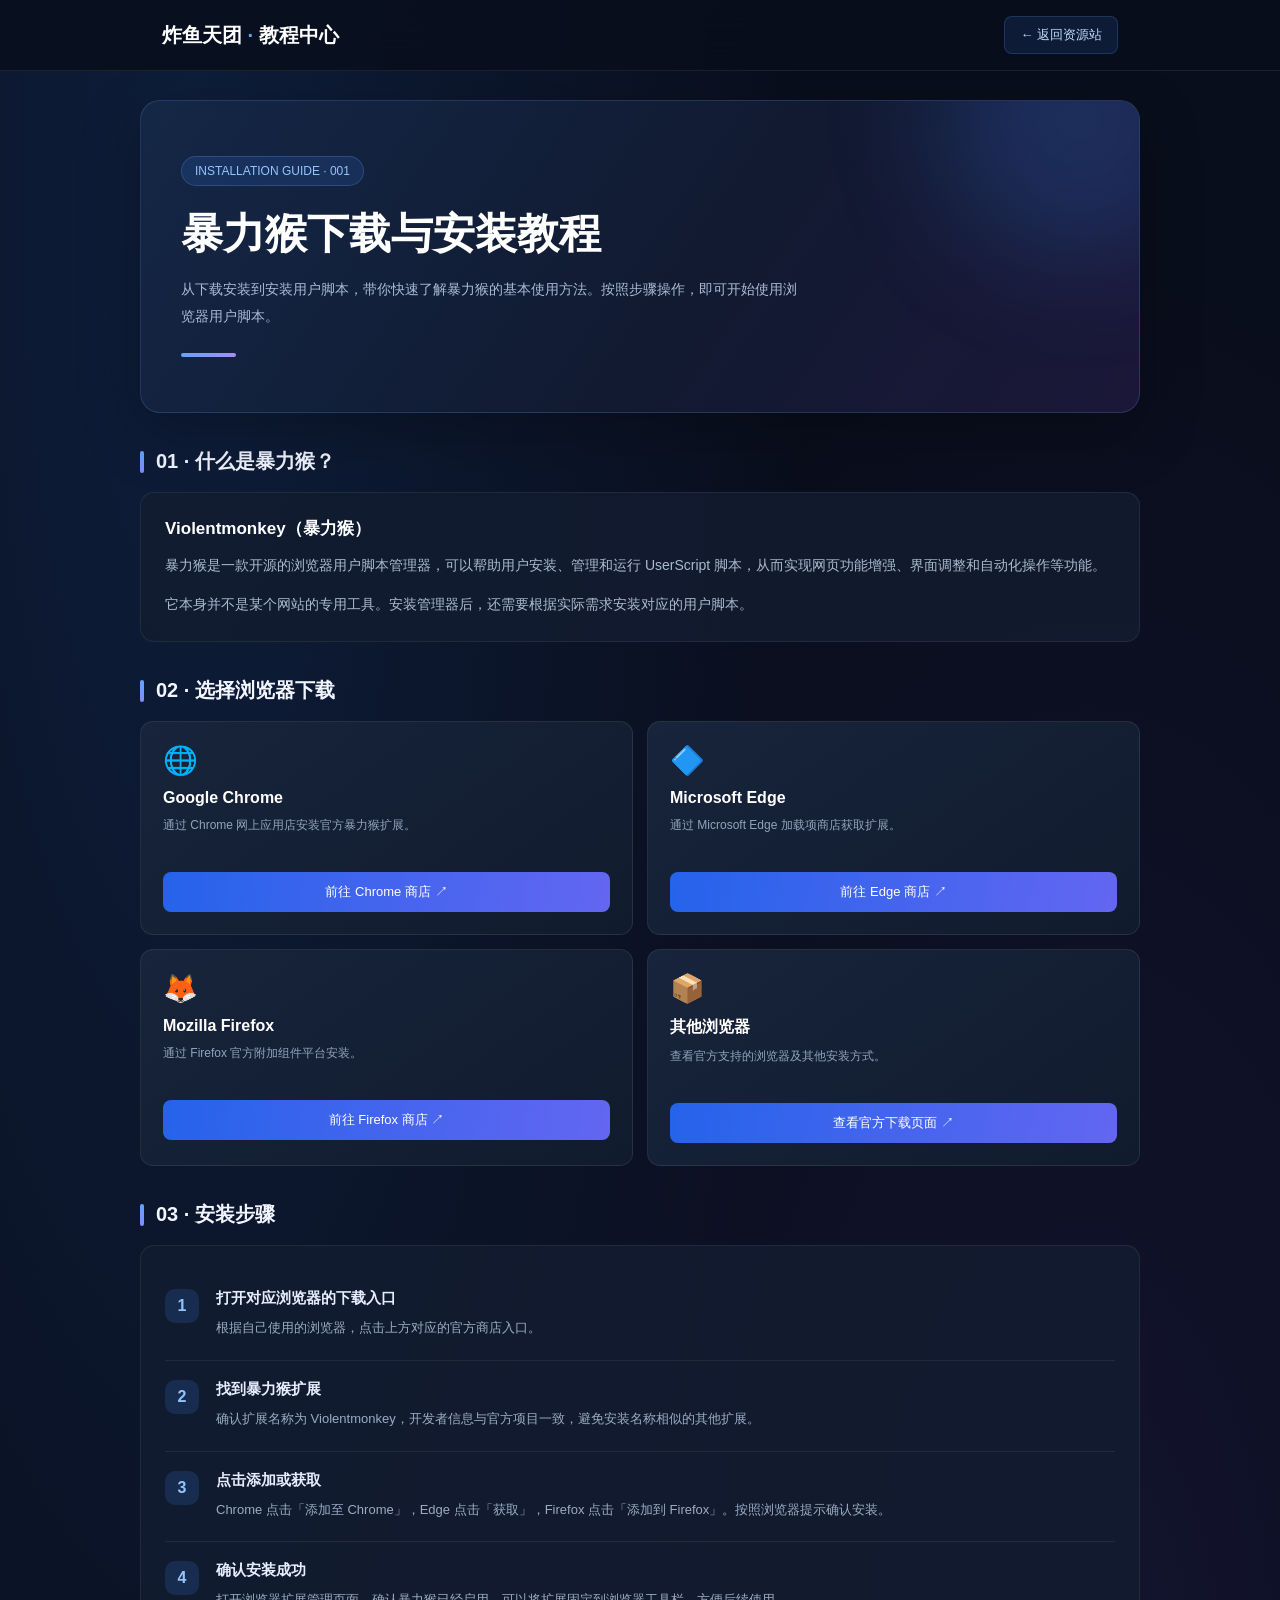
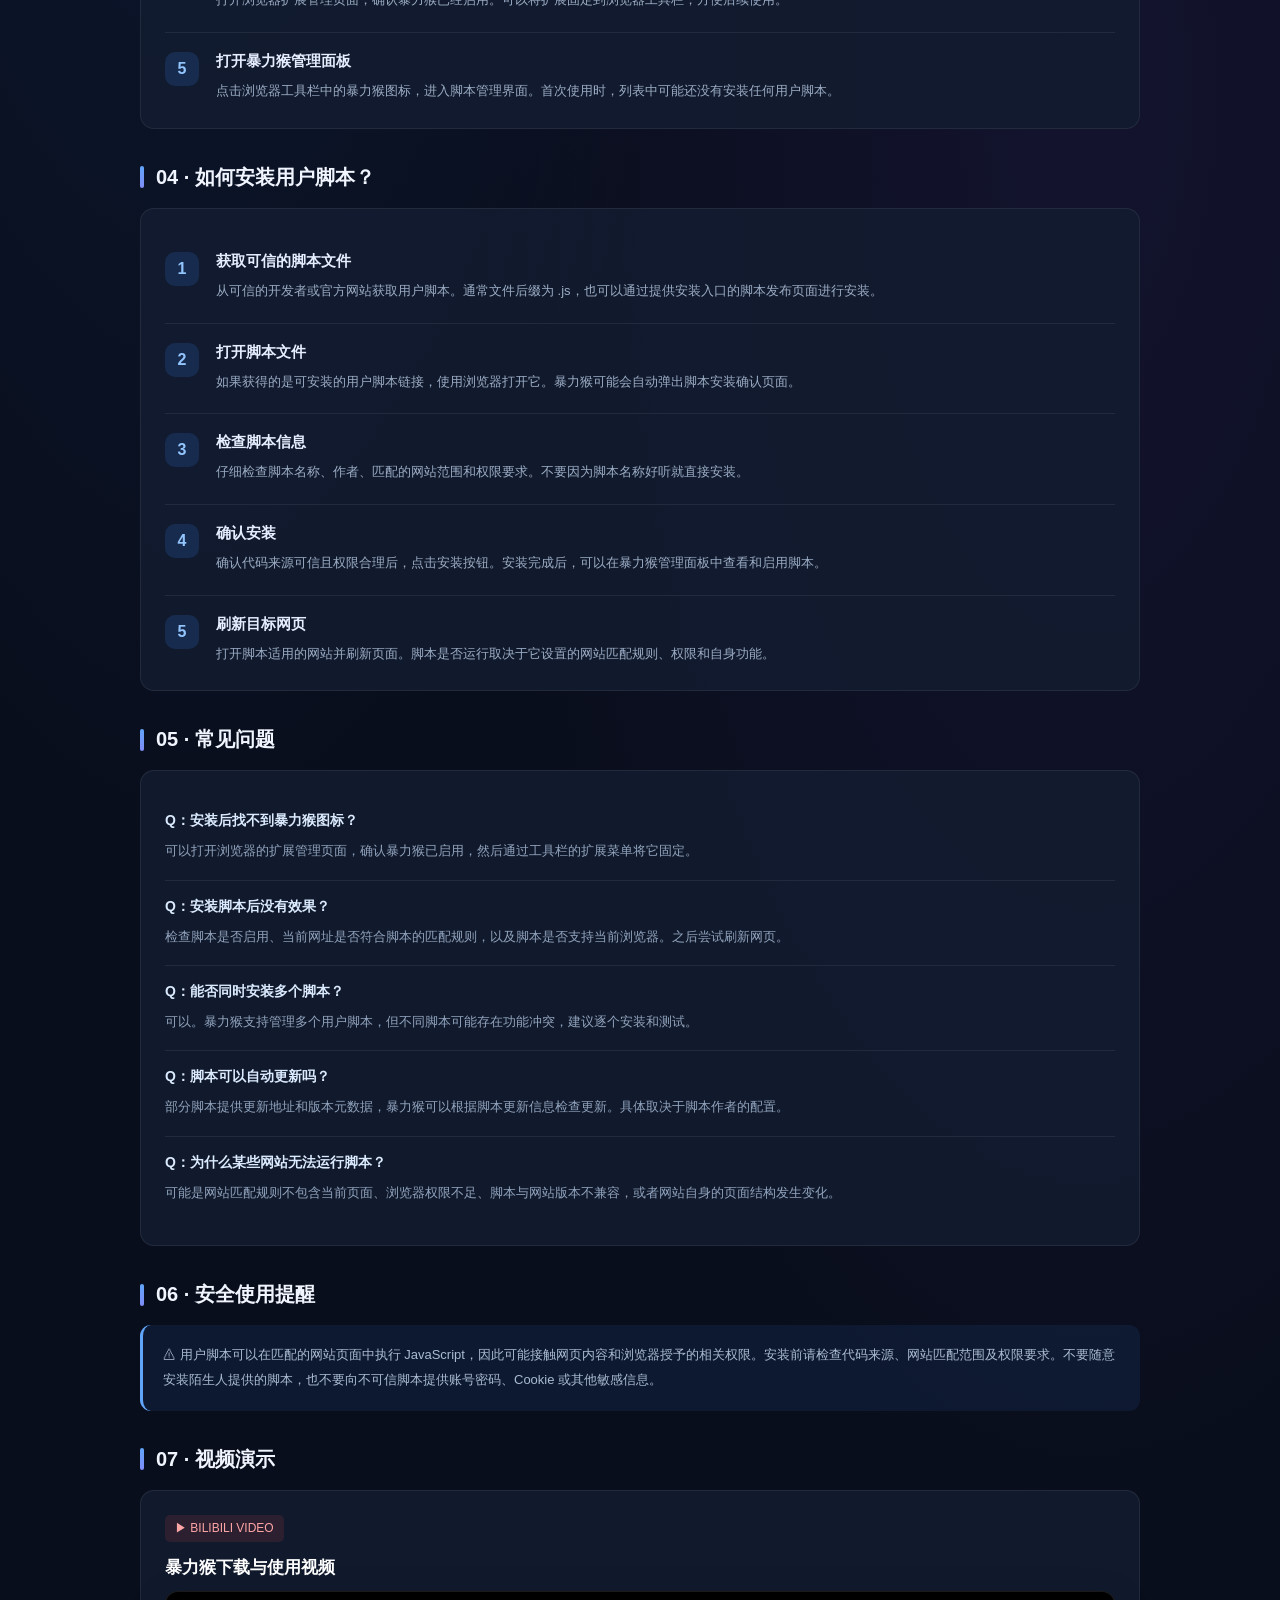
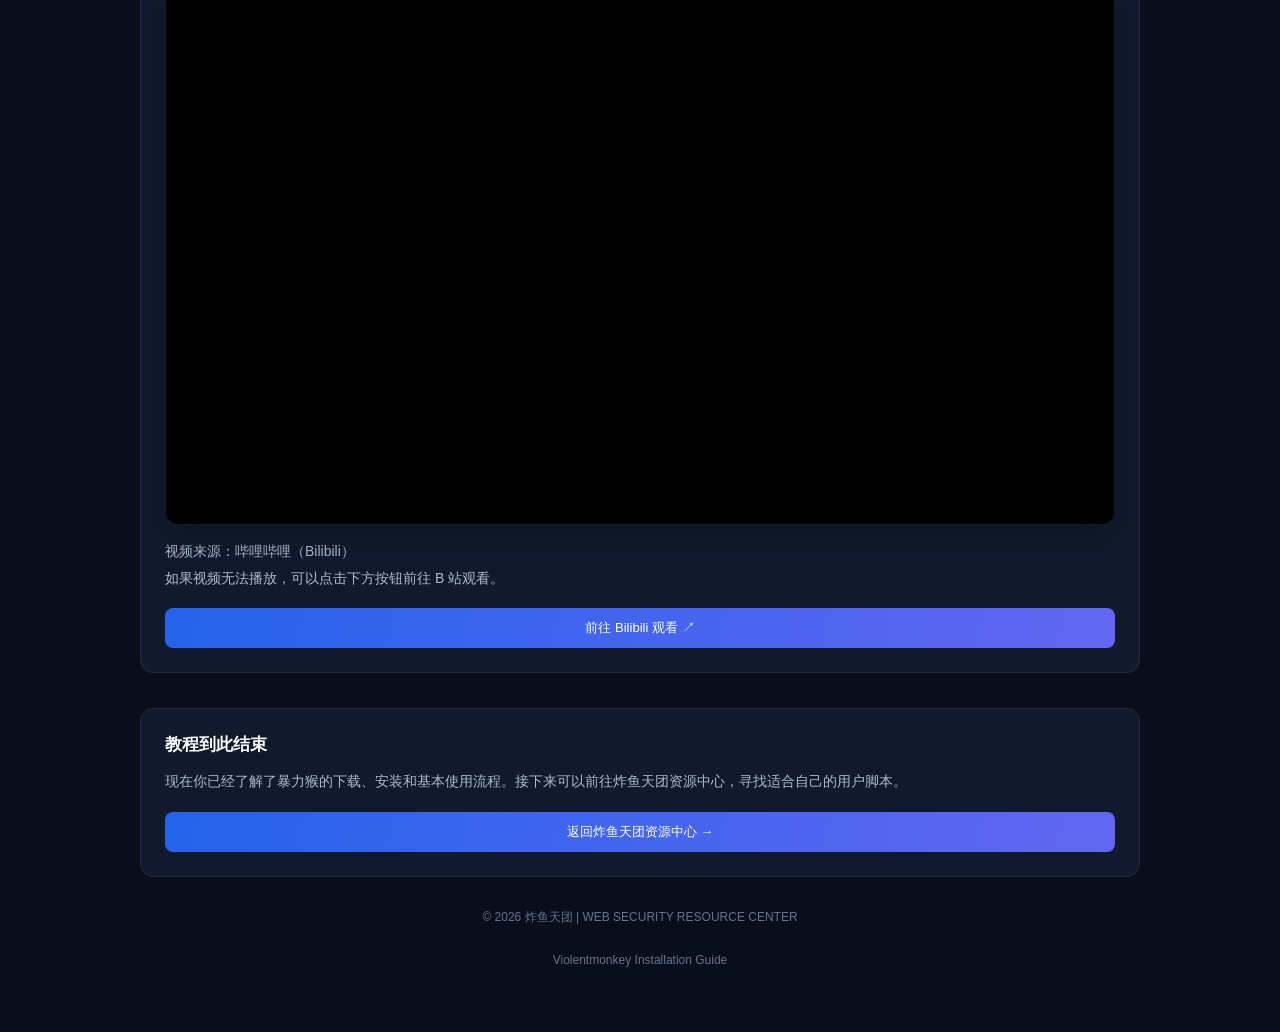
<file: tools/暴力猴下载教程.html>
<!DOCTYPE html>
<html lang="zh-CN">
<head>
<meta charset="UTF-8">
<meta name="viewport" content="width=device-width, initial-scale=1.0">
<meta name="theme-color" content="#090e1c">
<title>暴力猴下载教程 | 炸鱼天团</title>
<style>
* {
    margin: 0;
    padding: 0;
    box-sizing: border-box;
    font-family: "Microsoft Yahei", sans-serif;
}

html {
    scroll-behavior: smooth;
}

body {
    min-height: 100vh;
    padding-top: 70px;
    color: #e5eaf5;
    background:
        radial-gradient(ellipse at 15% 5%,rgba(35,91,180,.2),transparent 40%),
        radial-gradient(ellipse at 85% 40%,rgba(91,55,170,.13),transparent 40%),
        #090e1c;
}

a {
    color: inherit;
    text-decoration: none;
}

nav {
    position: fixed;
    top: 0;
    left: 0;
    width: 100%;
    z-index: 999;
    background: rgba(9,14,28,.88);
    backdrop-filter: blur(18px);
    border-bottom: 1px solid rgba(255,255,255,.08);
}

.nav-wrap {
    max-width: 1000px;
    margin: auto;
    padding: 16px 22px;
    display: flex;
    align-items: center;
    justify-content: space-between;
}

.logo {
    font-size: 20px;
    font-weight: bold;
    color: #fff;
}

.logo span {
    color: #60a5fa;
}

.back {
    padding: 9px 15px;
    color: #bfdbfe;
    background: rgba(59,130,246,.12);
    border: 1px solid rgba(96,165,250,.2);
    border-radius: 8px;
    font-size: 13px;
    transition: .25s;
}

.back:hover {
    background: rgba(59,130,246,.25);
}

.container {
    max-width: 1000px;
    width: 92%;
    margin: 30px auto;
}

.hero {
    position: relative;
    overflow: hidden;
    padding: 55px 40px;
    border-radius: 20px;
    background: linear-gradient(125deg,#142746,#111a31 55%,#1b1738);
    border: 1px solid rgba(96,165,250,.2);
    box-shadow: 0 20px 60px rgba(0,0,0,.25);
}

.hero::after {
    content: "";
    position: absolute;
    width: 280px;
    height: 280px;
    right: -80px;
    top: -120px;
    border-radius: 50%;
    background: rgba(59,130,246,.2);
    filter: blur(55px);
}

.hero-content {
    position: relative;
    z-index: 1;
}

.hero-tag {
    display: inline-block;
    padding: 7px 13px;
    border-radius: 20px;
    background: rgba(59,130,246,.15);
    border: 1px solid rgba(96,165,250,.25);
    color: #93c5fd;
    font-size: 12px;
    margin-bottom: 20px;
}

.hero h1 {
    color: #fff;
    font-size: clamp(28px,5vw,42px);
    margin-bottom: 14px;
}

.hero p {
    color: #aabbd5;
    font-size: 14px;
    line-height: 1.9;
    max-width: 620px;
}

.hero-line {
    width: 55px;
    height: 4px;
    background: linear-gradient(90deg,#60a5fa,#a78bfa);
    border-radius: 5px;
    margin-top: 24px;
}

.section {
    margin-top: 35px;
}

.section-title {
    display: flex;
    align-items: center;
    gap: 12px;
    font-size: 20px;
    color: #f1f5ff;
    margin-bottom: 17px;
}

.section-title::before {
    content: "";
    width: 4px;
    height: 22px;
    border-radius: 5px;
    background: linear-gradient(#60a5fa,#818cf8);
}

.panel {
    padding: 24px;
    background: rgba(19,29,49,.85);
    border: 1px solid rgba(255,255,255,.07);
    border-radius: 14px;
}

.panel h3 {
    color: #fff;
    font-size: 17px;
    margin-bottom: 12px;
}

.panel p {
    color: #aabbd0;
    font-size: 14px;
    line-height: 1.9;
}

.highlight {
    color: #93c5fd;
}

.download-grid {
    display: grid;
    grid-template-columns: repeat(2,minmax(0,1fr));
    gap: 14px;
}

.download-card {
    padding: 22px;
    background: linear-gradient(145deg,#17243b,#111b2e);
    border: 1px solid rgba(255,255,255,.08);
    border-radius: 13px;
    transition: .25s;
}

.download-card:hover {
    transform: translateY(-4px);
    border-color: rgba(96,165,250,.5);
    box-shadow: 0 12px 30px rgba(0,0,0,.2);
}

.download-icon {
    font-size: 28px;
    margin-bottom: 12px;
}

.download-card h3 {
    font-size: 16px;
    color: #fff;
    margin-bottom: 8px;
}

.download-card p {
    color: #91a3bc;
    font-size: 12px;
    line-height: 1.7;
    min-height: 40px;
}

.download-btn {
    display: flex;
    justify-content: center;
    align-items: center;
    margin-top: 17px;
    padding: 11px;
    border-radius: 8px;
    background: linear-gradient(100deg,#2563eb,#6366f1);
    color: #fff;
    font-size: 13px;
    transition: .25s;
}

.download-btn:hover {
    filter: brightness(1.2);
}

.step {
    display: flex;
    gap: 17px;
    padding: 19px 0;
    border-bottom: 1px solid rgba(255,255,255,.07);
}

.step:last-child {
    border-bottom: none;
    padding-bottom: 0;
}

.step-number {
    width: 34px;
    height: 34px;
    flex-shrink: 0;
    display: flex;
    justify-content: center;
    align-items: center;
    border-radius: 10px;
    color: #93c5fd;
    background: rgba(59,130,246,.16);
    font-weight: bold;
}

.step-content {
    flex: 1;
}

.step-content h3 {
    color: #e5edff;
    font-size: 15px;
    margin-bottom: 8px;
}

.step-content p {
    color: #9bacc4;
    font-size: 13px;
    line-height: 1.9;
}

.notice {
    padding: 18px 20px;
    border-radius: 11px;
    background: rgba(59,130,246,.09);
    border-left: 3px solid #60a5fa;
}

.notice p {
    color: #aabbd0;
    font-size: 13px;
    line-height: 1.9;
}

.faq-item {
    padding: 17px 0;
    border-bottom: 1px solid rgba(255,255,255,.07);
}

.faq-item:last-child {
    border-bottom: none;
}

.faq-item h3 {
    color: #dbeafe;
    font-size: 14px;
    margin-bottom: 9px;
}

.faq-item p {
    color: #91a3bc;
    font-size: 13px;
    line-height: 1.8;
}

/* 视频播放器 */

.video-container {
    position: relative;
    width: 100%;
    aspect-ratio: 16 / 9;
    overflow: hidden;
    border-radius: 13px;
    background: #000;
    border: 1px solid rgba(255,255,255,.1);
    box-shadow: 0 12px 35px rgba(0,0,0,.25);
}

.video-container iframe {
    position: absolute;
    width: 100%;
    height: 100%;
    top: 0;
    left: 0;
    border: none;
}

.video-description {
    margin-top: 13px;
    color: #91a3bc;
    font-size: 13px;
    line-height: 1.8;
}

.video-label {
    display: inline-block;
    padding: 5px 10px;
    margin-bottom: 14px;
    border-radius: 5px;
    color: #fca5a5;
    background: rgba(239,68,68,.12);
    font-size: 12px;
}

.footer {
    padding: 30px 10px;
    text-align: center;
    color: #64748b;
    font-size: 12px;
    line-height: 1.8;
}

@media(max-width:650px) {
    .container {
        width: 94%;
    }

    .hero {
        padding: 42px 23px;
    }

    .download-grid {
        grid-template-columns: 1fr;
    }

    .panel {
        padding: 19px;
    }

    .nav-wrap {
        padding: 14px;
    }

    .logo {
        font-size: 17px;
    }
}
</style>
</head>

<body>

<nav>
    <div class="nav-wrap">
        <div class="logo">炸鱼天团 <span>·</span> 教程中心</div>
        <a class="back" href="https://lantian-zip.github.io/zytt_savety_tools/">← 返回资源站</a>
    </div>
</nav>

<main class="container">

    <header class="hero">
        <div class="hero-content">
            <div class="hero-tag">INSTALLATION GUIDE · 001</div>
            <h1>暴力猴下载与安装教程</h1>
            <p>从下载安装到安装用户脚本，带你快速了解暴力猴的基本使用方法。按照步骤操作，即可开始使用浏览器用户脚本。</p>
            <div class="hero-line"></div>
        </div>
    </header>

    <section class="section">
        <h2 class="section-title">01 · 什么是暴力猴？</h2>
        <div class="panel">
            <h3>Violentmonkey（暴力猴）</h3>
            <p>暴力猴是一款开源的浏览器用户脚本管理器，可以帮助用户安装、管理和运行 UserScript 脚本，从而实现网页功能增强、界面调整和自动化操作等功能。</p>
            <p style="margin-top:12px;">它本身并不是某个网站的专用工具。安装管理器后，还需要根据实际需求安装对应的用户脚本。</p>
        </div>
    </section>

    <section class="section">
        <h2 class="section-title">02 · 选择浏览器下载</h2>

        <div class="download-grid">

            <div class="download-card">
                <div class="download-icon">🌐</div>
                <h3>Google Chrome</h3>
                <p>通过 Chrome 网上应用店安装官方暴力猴扩展。</p>
                <a class="download-btn" href="https://chromewebstore.google.com/detail/violentmonkey/jinjaccalgkegednnccohejagnlnfdag" target="_blank" rel="noopener noreferrer">前往 Chrome 商店 ↗</a>
            </div>

            <div class="download-card">
                <div class="download-icon">🔷</div>
                <h3>Microsoft Edge</h3>
                <p>通过 Microsoft Edge 加载项商店获取扩展。</p>
                <a class="download-btn" href="https://microsoftedge.microsoft.com/addons/detail/violentmonkey/eeagobfjdenkkddmbclomhiblgggliao" target="_blank" rel="noopener noreferrer">前往 Edge 商店 ↗</a>
            </div>

            <div class="download-card">
                <div class="download-icon">🦊</div>
                <h3>Mozilla Firefox</h3>
                <p>通过 Firefox 官方附加组件平台安装。</p>
                <a class="download-btn" href="https://addons.mozilla.org/firefox/addon/violentmonkey/" target="_blank" rel="noopener noreferrer">前往 Firefox 商店 ↗</a>
            </div>

            <div class="download-card">
                <div class="download-icon">📦</div>
                <h3>其他浏览器</h3>
                <p>查看官方支持的浏览器及其他安装方式。</p>
                <a class="download-btn" href="https://violentmonkey.github.io/get-it/" target="_blank" rel="noopener noreferrer">查看官方下载页面 ↗</a>
            </div>

        </div>
    </section>

    <section class="section">
        <h2 class="section-title">03 · 安装步骤</h2>
        <div class="panel">

            <div class="step">
                <div class="step-number">1</div>
                <div class="step-content">
                    <h3>打开对应浏览器的下载入口</h3>
                    <p>根据自己使用的浏览器，点击上方对应的官方商店入口。</p>
                </div>
            </div>

            <div class="step">
                <div class="step-number">2</div>
                <div class="step-content">
                    <h3>找到暴力猴扩展</h3>
                    <p>确认扩展名称为 Violentmonkey，开发者信息与官方项目一致，避免安装名称相似的其他扩展。</p>
                </div>
            </div>

            <div class="step">
                <div class="step-number">3</div>
                <div class="step-content">
                    <h3>点击添加或获取</h3>
                    <p>Chrome 点击「添加至 Chrome」，Edge 点击「获取」，Firefox 点击「添加到 Firefox」。按照浏览器提示确认安装。</p>
                </div>
            </div>

            <div class="step">
                <div class="step-number">4</div>
                <div class="step-content">
                    <h3>确认安装成功</h3>
                    <p>打开浏览器扩展管理页面，确认暴力猴已经启用。可以将扩展固定到浏览器工具栏，方便后续使用。</p>
                </div>
            </div>

            <div class="step">
                <div class="step-number">5</div>
                <div class="step-content">
                    <h3>打开暴力猴管理面板</h3>
                    <p>点击浏览器工具栏中的暴力猴图标，进入脚本管理界面。首次使用时，列表中可能还没有安装任何用户脚本。</p>
                </div>
            </div>

        </div>
    </section>

    <section class="section">
        <h2 class="section-title">04 · 如何安装用户脚本？</h2>
        <div class="panel">

            <div class="step">
                <div class="step-number">1</div>
                <div class="step-content">
                    <h3>获取可信的脚本文件</h3>
                    <p>从可信的开发者或官方网站获取用户脚本。通常文件后缀为 .js，也可以通过提供安装入口的脚本发布页面进行安装。</p>
                </div>
            </div>

            <div class="step">
                <div class="step-number">2</div>
                <div class="step-content">
                    <h3>打开脚本文件</h3>
                    <p>如果获得的是可安装的用户脚本链接，使用浏览器打开它。暴力猴可能会自动弹出脚本安装确认页面。</p>
                </div>
            </div>

            <div class="step">
                <div class="step-number">3</div>
                <div class="step-content">
                    <h3>检查脚本信息</h3>
                    <p>仔细检查脚本名称、作者、匹配的网站范围和权限要求。不要因为脚本名称好听就直接安装。</p>
                </div>
            </div>

            <div class="step">
                <div class="step-number">4</div>
                <div class="step-content">
                    <h3>确认安装</h3>
                    <p>确认代码来源可信且权限合理后，点击安装按钮。安装完成后，可以在暴力猴管理面板中查看和启用脚本。</p>
                </div>
            </div>

            <div class="step">
                <div class="step-number">5</div>
                <div class="step-content">
                    <h3>刷新目标网页</h3>
                    <p>打开脚本适用的网站并刷新页面。脚本是否运行取决于它设置的网站匹配规则、权限和自身功能。</p>
                </div>
            </div>

        </div>
    </section>

    <section class="section">
        <h2 class="section-title">05 · 常见问题</h2>
        <div class="panel">

            <div class="faq-item">
                <h3>Q：安装后找不到暴力猴图标？</h3>
                <p>可以打开浏览器的扩展管理页面，确认暴力猴已启用，然后通过工具栏的扩展菜单将它固定。</p>
            </div>

            <div class="faq-item">
                <h3>Q：安装脚本后没有效果？</h3>
                <p>检查脚本是否启用、当前网址是否符合脚本的匹配规则，以及脚本是否支持当前浏览器。之后尝试刷新网页。</p>
            </div>

            <div class="faq-item">
                <h3>Q：能否同时安装多个脚本？</h3>
                <p>可以。暴力猴支持管理多个用户脚本，但不同脚本可能存在功能冲突，建议逐个安装和测试。</p>
            </div>

            <div class="faq-item">
                <h3>Q：脚本可以自动更新吗？</h3>
                <p>部分脚本提供更新地址和版本元数据，暴力猴可以根据脚本更新信息检查更新。具体取决于脚本作者的配置。</p>
            </div>

            <div class="faq-item">
                <h3>Q：为什么某些网站无法运行脚本？</h3>
                <p>可能是网站匹配规则不包含当前页面、浏览器权限不足、脚本与网站版本不兼容，或者网站自身的页面结构发生变化。</p>
            </div>

        </div>
    </section>

    <section class="section">
        <h2 class="section-title">06 · 安全使用提醒</h2>
        <div class="notice">
            <p>
                ⚠ 用户脚本可以在匹配的网站页面中执行 JavaScript，因此可能接触网页内容和浏览器授予的相关权限。安装前请检查代码来源、网站匹配范围及权限要求。不要随意安装陌生人提供的脚本，也不要向不可信脚本提供账号密码、Cookie 或其他敏感信息。
            </p>
        </div>
    </section>

    <section class="section">
        <h2 class="section-title">07 · 视频演示</h2>

        <div class="panel">
            <div class="video-label">▶ BILIBILI VIDEO</div>

            <h3>暴力猴下载与使用视频</h3>

            <div class="video-container">
                <iframe
                    src="https://player.bilibili.com/player.html?bvid=BV1PX4y1G7Rn&page=1&high_quality=1&danmaku=0"
                    title="暴力猴下载与使用教程"
                    allowfullscreen="true"
                    scrolling="no"
                    frameborder="0"
                    referrerpolicy="strict-origin-when-cross-origin">
                </iframe>
            </div>

            <p class="video-description">
                视频来源：哔哩哔哩（Bilibili）
                <br>
                如果视频无法播放，可以点击下方按钮前往 B 站观看。
            </p>

            <a
                class="download-btn"
                href="https://www.bilibili.com/video/BV1PX4y1G7Rn/"
                target="_blank"
                rel="noopener noreferrer">
                前往 Bilibili 观看 ↗
            </a>
        </div>
    </section>

    <section class="section">
        <div class="panel">
            <h3>教程到此结束</h3>
            <p>现在你已经了解了暴力猴的下载、安装和基本使用流程。接下来可以前往炸鱼天团资源中心，寻找适合自己的用户脚本。</p>

            <a class="download-btn" href="https://lantian-zip.github.io/zytt_savety_tools/">
                返回炸鱼天团资源中心 →
            </a>
        </div>
    </section>

    <footer class="footer">
        © 2026 炸鱼天团 | WEB SECURITY RESOURCE CENTER
        <br><br>
        Violentmonkey Installation Guide
    </footer>

</main>

</body>
</html>
</file>
<file: new_test/style.css>
:root {
  color-scheme: dark;
  --bg: #080e1d;
  --panel: rgba(15, 27, 49, .78);
  --panel-solid: #101d34;
  --line: rgba(151, 184, 235, .13);
  --line-strong: rgba(112, 166, 255, .28);
  --text: #edf4ff;
  --muted: #91a3bf;
  --soft: #627895;
  --blue: #67a7ff;
  --cyan: #66e3ed;
  --violet: #9b8cff;
  --font: "Manrope", "Noto Sans SC", sans-serif;
  --mono: "DM Mono", monospace;
}

* { box-sizing: border-box; margin: 0; padding: 0; }
html { scroll-behavior: smooth; scroll-padding-top: 100px; }
body { min-width: 320px; min-height: 100vh; overflow-x: hidden; color: var(--text); background: radial-gradient(ellipse at 14% 3%, rgba(35, 100, 190, .2), transparent 32%), radial-gradient(ellipse at 90% 34%, rgba(94, 67, 180, .14), transparent 34%), var(--bg); font-family: var(--font); }
a { color: inherit; text-decoration: none; }
button, input { font: inherit; }
button { color: inherit; }
::selection { color: #fff; background: rgba(71, 135, 236, .55); }

#particleCanvas { position: fixed; inset: 0; z-index: 0; width: 100%; height: 100%; pointer-events: none; opacity: .48; }
.page-noise { position: fixed; inset: 0; z-index: 0; pointer-events: none; opacity: .025; background-image: url("data:image/svg+xml,%3Csvg viewBox='0 0 180 180' xmlns='http://www.w3.org/2000/svg'%3E%3Cfilter id='n'%3E%3CfeTurbulence type='fractalNoise' baseFrequency='.9' numOctaves='3' stitchTiles='stitch'/%3E%3C/filter%3E%3Crect width='100%25' height='100%25' filter='url(%23n)' opacity='.55'/%3E%3C/svg%3E"); }
.scroll-progress { position: fixed; top: 0; left: 0; z-index: 1200; width: 100%; height: 2px; transform: scaleX(0); transform-origin: left; background: linear-gradient(90deg, var(--cyan), var(--blue), var(--violet)); box-shadow: 0 0 12px rgba(102, 227, 237, .55); }
.site-header { position: sticky; top: 0; z-index: 1000; border-bottom: 1px solid rgba(151, 184, 235, .1); background: rgba(8, 14, 29, .78); backdrop-filter: blur(20px); -webkit-backdrop-filter: blur(20px); }
.nav-wrap { width: min(1160px, calc(100% - 48px)); min-height: 76px; margin: auto; display: flex; align-items: center; justify-content: space-between; gap: 26px; }
.brand { display: inline-flex; align-items: center; gap: 12px; flex-shrink: 0; }
.brand-mark { width: 30px; height: 30px; display: flex; align-items: flex-end; justify-content: center; gap: 3px; padding: 6px; border: 1px solid rgba(102, 170, 255, .4); border-radius: 9px; background: linear-gradient(145deg, rgba(56, 129, 231, .25), rgba(82, 92, 191, .12)); box-shadow: 0 0 22px rgba(70, 139, 239, .14); }
.brand-mark span { width: 3px; border-radius: 4px; background: linear-gradient(var(--cyan), var(--blue)); }
.brand-mark span:nth-child(1) { height: 9px; }.brand-mark span:nth-child(2) { height: 15px; }.brand-mark span:nth-child(3) { height: 11px; }
.brand-name { color: #f4f8ff; font-size: 16px; font-weight: 800; letter-spacing: .5px; line-height: 1.05; }
.brand-dot, .footer-brand span { color: var(--cyan); }
.brand-name small { display: block; margin-top: 5px; color: #657c9e; font: 8px var(--mono); letter-spacing: 1.1px; }
.nav-links { display: flex; align-items: center; gap: 34px; color: #9aacc6; font-size: 13px; }
.nav-links > a:not(.nav-cta) { transition: color .2s ease; }.nav-links > a:not(.nav-cta):hover { color: #fff; }
.nav-cta { padding: 10px 16px; border: 1px solid rgba(102, 167, 255, .28); border-radius: 8px; color: #d9eaff; background: rgba(56, 119, 217, .12); transition: .25s; }
.nav-cta:hover { border-color: rgba(102, 227, 237, .55); background: rgba(56, 119, 217, .22); box-shadow: 0 0 22px rgba(70, 139, 239, .12); }.nav-cta span { margin-left: 7px; color: var(--cyan); }
.menu-toggle { display: none; width: 42px; height: 40px; align-items: center; justify-content: center; flex-direction: column; gap: 5px; border: 1px solid var(--line); border-radius: 9px; background: rgba(255,255,255,.03); cursor: pointer; }.menu-toggle span { width: 17px; height: 1.5px; background: #dceaff; transition: .2s; }
.site-main { position: relative; z-index: 1; width: min(1160px, calc(100% - 48px)); margin: 0 auto; }

.hero { position: relative; min-height: 440px; margin-top: 34px; padding: 70px 64px 36px; overflow: hidden; display: flex; align-items: center; border: 1px solid rgba(104, 163, 255, .2); border-radius: 24px; background: linear-gradient(116deg, rgba(19, 43, 76, .96), rgba(13, 25, 47, .97) 56%, rgba(27, 24, 57, .95)); box-shadow: 0 28px 80px rgba(0,0,0,.22), inset 0 1px rgba(255,255,255,.035); }
.hero-grid { position: absolute; inset: 0; opacity: .17; background-image: linear-gradient(rgba(119, 169, 236, .16) 1px, transparent 1px), linear-gradient(90deg, rgba(119, 169, 236, .16) 1px, transparent 1px); background-size: 42px 42px; mask-image: linear-gradient(90deg, black, transparent 86%); }
.hero-orb { position: absolute; border-radius: 50%; filter: blur(2px); pointer-events: none; }.hero-orb-one { width: 310px; height: 310px; top: -180px; left: 38%; background: rgba(44, 131, 235, .2); filter: blur(60px); }.hero-orb-two { width: 290px; height: 290px; right: -125px; bottom: -190px; background: rgba(135, 91, 235, .24); filter: blur(60px); }
.hero-copy { position: relative; z-index: 2; width: 62%; max-width: 650px; }
.eyebrow, .section-kicker, .panel-label, .resource-heading-label, .announcement-tag { font: 10px var(--mono); letter-spacing: 1.7px; color: #83b9ff; }.eyebrow { display: flex; align-items: center; gap: 10px; margin-bottom: 23px; }.eyebrow i { width: 3px; height: 3px; border-radius: 50%; background: #718eaf; }
.live-dot { display: inline-block; width: 6px; height: 6px; flex: 0 0 6px; border-radius: 50%; background: #62e0cb; box-shadow: 0 0 10px rgba(98,224,203,.75); }
.hero h1 { color: #f5f8ff; font-size: clamp(34px, 4.4vw, 55px); font-weight: 800; line-height: 1.28; letter-spacing: -.8px; }.hero h1 span { color: transparent; background: linear-gradient(90deg, #8fc5ff, #71e1e5 72%, #b2a2ff); -webkit-background-clip: text; background-clip: text; }
.hero-copy > p { max-width: 490px; margin-top: 18px; color: #a8bbd5; font-size: 14px; line-height: 2; }
.hero-actions { display: flex; align-items: center; gap: 12px; margin-top: 27px; }.primary-action, .secondary-action { min-height: 43px; display: inline-flex; align-items: center; justify-content: center; padding: 0 19px; border-radius: 8px; font-size: 13px; transition: .25s; }.primary-action { border: 1px solid rgba(117, 196, 255, .34); color: white; background: linear-gradient(105deg, #286cd0, #5264ce); box-shadow: 0 8px 24px rgba(54, 110, 215, .2); }.primary-action:hover { transform: translateY(-2px); filter: brightness(1.13); box-shadow: 0 10px 28px rgba(54, 110, 215, .34); }.primary-action span { margin-left: 15px; color: #aefbff; }.secondary-action { border: 1px solid rgba(184, 207, 239, .17); color: #b5c5db; background: rgba(255,255,255,.035); }.secondary-action:hover { border-color: rgba(120, 184, 255, .4); color: #fff; }
.hero-footnote { display: flex; align-items: center; gap: 13px; margin-top: 52px; color: #627d9e; font: 9px var(--mono); letter-spacing: 1.25px; }.mono-mark { color: #83b9ff; }
.hero-visual { position: absolute; width: 350px; height: 350px; top: 50%; right: 6%; transform: translateY(-50%); display: grid; place-items: center; }.visual-ring { position: absolute; border: 1px solid rgba(106, 177, 255, .2); border-radius: 50%; }.ring-outer { width: 310px; height: 310px; border-style: dashed; animation: rotate 55s linear infinite; }.ring-middle { width: 236px; height: 236px; border-color: rgba(102, 227, 237, .27); box-shadow: 0 0 45px rgba(73, 154, 227, .06), inset 0 0 45px rgba(73,154,227,.04); }.visual-core { position: relative; width: 126px; height: 126px; display: flex; align-items: center; justify-content: center; flex-direction: column; border: 1px solid rgba(135, 197, 255, .52); border-radius: 34px; background: linear-gradient(145deg, rgba(61, 139, 231, .3), rgba(85, 81, 183, .25)); box-shadow: 0 0 50px rgba(68, 148, 241, .2), inset 0 1px rgba(255,255,255,.16); transform: rotate(45deg); }.core-cross, .core-label { transform: rotate(-45deg); }.core-cross { color: #8be7ed; font-size: 35px; font-weight: 300; line-height: .9; }.core-label { margin-top: 8px; color: #dceaff; font: 10px var(--mono); letter-spacing: 3px; }
.orbit { position: absolute; width: 285px; height: 105px; border: 1px solid rgba(107, 190, 238, .32); border-radius: 50%; transform: rotate(-31deg); }.orbit-a { animation: orbitPulse 7s ease-in-out infinite; }.orbit-b { width: 275px; height: 120px; transform: rotate(54deg); border-color: rgba(155, 140, 255, .27); animation: orbitPulse 8s ease-in-out infinite reverse; }.orbit span { position: absolute; top: 10px; left: 21%; width: 7px; height: 7px; border-radius: 50%; background: var(--cyan); box-shadow: 0 0 15px var(--cyan); }.orbit-b span { top: auto; left: auto; right: 17%; bottom: 6px; background: #a99aff; box-shadow: 0 0 15px #a99aff; }
.visual-chip { position: absolute; padding: 9px 12px; border: 1px solid rgba(134, 185, 255, .23); border-radius: 7px; color: #a6bfdf; background: rgba(11, 25, 48, .78); backdrop-filter: blur(10px); font: 8px var(--mono); letter-spacing: .8px; }.chip-top { top: 28px; right: 5px; }.chip-bottom { bottom: 35px; left: -7px; }.chip-dot { display: inline-block; width: 5px; height: 5px; margin-right: 6px; border-radius: 50%; background: #5de0c4; }.chip-bottom span { color: #8cc1ff; font-size: 12px; }.chip-bottom b { margin-left: 12px; color: var(--cyan); font-weight: 500; }
@keyframes rotate { to { transform: rotate(360deg); } } @keyframes orbitPulse { 50% { opacity: .6; } }

.stats-grid { display: grid; grid-template-columns: repeat(3, 1fr); gap: 15px; margin-top: 17px; }.stat-card { min-height: 148px; padding: 20px 23px; border: 1px solid var(--line); border-radius: 14px; background: linear-gradient(145deg, rgba(18, 33, 57, .85), rgba(12, 22, 40, .78)); transition: transform .25s, border-color .25s, background .25s; }.stat-card:hover { transform: translateY(-4px); border-color: var(--line-strong); background: linear-gradient(145deg, rgba(24, 47, 79, .9), rgba(12, 22, 40, .85)); }.stat-top { display: flex; justify-content: space-between; align-items: center; }.stat-icon { color: #8ec3ff; font-size: 19px; }.stat-index { color: #5d7392; font: 9px var(--mono); }.stat-value { margin-top: 12px; color: #e7f2ff; font-size: 31px; font-weight: 700; line-height: 1.05; font-variant-numeric: tabular-nums; }.stat-label { margin-top: 7px; color: #aabbd1; font-size: 12px; }.stat-label span { margin-left: 8px; color: #5d7392; font: 8px var(--mono); letter-spacing: .65px; }

.content-section { margin-top: 78px; }.section-heading { display: flex; align-items: flex-end; justify-content: space-between; gap: 20px; margin-bottom: 22px; }.section-kicker { display: block; margin-bottom: 10px; color: #6f9ed5; }.section-heading h2 { color: #f0f5ff; font-size: 27px; font-weight: 700; letter-spacing: -.3px; }.section-heading > p { padding-bottom: 5px; color: #7085a2; font-size: 12px; }.intro-layout { display: grid; grid-template-columns: 1.45fr 1fr; gap: 15px; }.info-panel { position: relative; min-height: 228px; overflow: hidden; border: 1px solid var(--line); border-radius: 15px; background: var(--panel); }.intro-panel { display: flex; gap: 22px; padding: 29px; }.panel-symbol { width: 42px; height: 42px; flex: 0 0 42px; display: grid; place-items: center; border: 1px solid rgba(101, 167, 255, .25); border-radius: 12px; color: #89c7ff; background: rgba(55, 118, 205, .13); font-size: 20px; }.panel-content { position: relative; z-index: 1; }.panel-label { color: #6c93c3; font-size: 9px; }.panel-content h3 { margin-top: 9px; color: #e9f2ff; font-size: 17px; }.panel-content p { max-width: 590px; margin-top: 11px; color: #91a5c0; font-size: 12px; line-height: 2; }.text-link { display: inline-flex; gap: 12px; margin-top: 16px; color: #8ec2ff; font-size: 11px; }.text-link span { color: var(--cyan); transition: transform .2s; }.text-link:hover span { transform: translateX(4px); }
.contact-panel { display: flex; flex-direction: column; justify-content: space-between; padding: 26px 28px; background: radial-gradient(circle at 90% 15%, rgba(85, 105, 211, .19), transparent 45%), rgba(15, 27, 49, .8); }.contact-title { position: relative; z-index: 1; margin-top: 17px; color: #e9f2ff; font-size: 24px; font-weight: 700; line-height: 1.45; }.contact-title span { color: var(--cyan); }.contact-bottom { position: relative; z-index: 1; display: flex; align-items: center; justify-content: space-between; padding-top: 16px; border-top: 1px solid var(--line); color: #778ba8; font-size: 11px; }.contact-bottom strong { color: #bdd8ff; font: 12px var(--mono); }.contact-decoration { position: absolute; right: -4px; bottom: 25px; color: rgba(112, 156, 218, .055); font: 800 66px var(--font); letter-spacing: -5px; }

.announcement-section { margin-top: 72px; }.update-badge { display: inline-flex; align-items: center; gap: 8px; padding: 7px 10px; border: 1px solid rgba(93, 216, 195, .18); border-radius: 6px; color: #80cdbf; background: rgba(47, 159, 145, .07); font: 8px var(--mono); letter-spacing: 1px; }.update-badge i { width: 5px; height: 5px; border-radius: 50%; background: #62ddc2; box-shadow: 0 0 9px rgba(98,221,194,.55); }.announcement-card { position: relative; display: flex; align-items: center; gap: 24px; min-height: 145px; padding: 25px 30px; overflow: hidden; border: 1px solid var(--line); border-radius: 14px; background: linear-gradient(100deg, rgba(17, 34, 60, .92), rgba(14, 24, 46, .8)); }.announcement-card::after { content: ""; position: absolute; top: -80px; right: 70px; width: 240px; height: 240px; border: 1px solid rgba(104, 167, 255, .09); border-radius: 50%; box-shadow: 0 0 0 24px rgba(104,167,255,.018), 0 0 0 48px rgba(104,167,255,.014); }.announcement-date { min-width: 68px; display: flex; align-items: center; flex-direction: column; padding-right: 23px; border-right: 1px solid var(--line); }.date-day { color: #d8eaff; font-size: 34px; font-weight: 700; line-height: 1; }.date-month { margin-top: 7px; color: #6e94bf; font: 8px var(--mono); letter-spacing: .8px; }.announcement-copy { position: relative; z-index: 1; }.announcement-tag { color: #6f9ed5; font-size: 8px; }.announcement-copy h3 { margin-top: 7px; color: #e7f1ff; font-size: 16px; }.announcement-copy p { max-width: 700px; margin-top: 8px; color: #8fa4c0; font-size: 12px; line-height: 1.8; }.announcement-arrow { position: relative; z-index: 1; margin-left: auto; color: #79b9ff; font-size: 22px; }

.resources-section { margin-top: 82px; }.resource-toolbar { display: flex; align-items: center; justify-content: space-between; gap: 20px; margin-bottom: 17px; }.search-wrap { width: min(480px, 100%); min-height: 46px; display: flex; align-items: center; gap: 11px; padding: 0 14px; border: 1px solid rgba(139, 173, 220, .16); border-radius: 9px; background: rgba(13, 25, 45, .82); transition: border-color .2s, box-shadow .2s; }.search-wrap:focus-within { border-color: rgba(103, 167, 255, .55); box-shadow: 0 0 0 3px rgba(69, 128, 218, .1); }.search-icon { color: #83b8f5; font-size: 24px; line-height: 1; }.search-wrap input { width: 100%; min-width: 0; border: 0; outline: 0; color: #e9f2ff; background: transparent; font-size: 12px; }.search-wrap input::placeholder { color: #617692; }.search-wrap kbd { flex: 0 0 auto; padding: 4px 6px; border: 1px solid rgba(143, 175, 220, .14); border-radius: 4px; color: #647b99; font: 9px var(--mono); }.toolbar-note { display: flex; align-items: center; gap: 9px; color: #627a99; font: 8px var(--mono); letter-spacing: 1px; }.toolbar-note b { color: #a6c8f3; font-size: 10px; font-weight: 500; }
.resource-categories { display: grid; grid-template-columns: repeat(3, 1fr); gap: 11px; }.category-tab { min-height: 78px; display: flex; align-items: center; gap: 13px; padding: 14px 17px; text-align: left; border: 1px solid var(--line); border-radius: 11px; background: rgba(14, 26, 46, .7); cursor: pointer; transition: .23s; }.category-tab:hover { border-color: rgba(103, 167, 255, .35); transform: translateY(-2px); }.category-tab.active { border-color: rgba(92, 158, 249, .55); background: linear-gradient(110deg, rgba(43, 100, 184, .2), rgba(65, 75, 147, .12)); box-shadow: inset 0 0 22px rgba(66, 124, 216, .06), 0 5px 20px rgba(0,0,0,.08); }.category-symbol { width: 38px; height: 38px; flex: 0 0 38px; display: grid; place-items: center; border: 1px solid rgba(111, 173, 255, .17); border-radius: 9px; color: #8fc1ff; background: rgba(66, 128, 211, .12); font-size: 18px; }.category-text { display: flex; flex-direction: column; gap: 5px; }.category-text strong { color: #bfcee2; font-size: 12px; font-weight: 600; }.category-tab.active .category-text strong { color: #f0f6ff; }.category-text small { color: #647b99; font: 8px var(--mono); letter-spacing: .9px; }.category-count { margin-left: auto; color: #6e8eb6; font: 10px var(--mono); }
.resource-heading { display: flex; align-items: flex-end; justify-content: space-between; margin: 29px 0 15px; }.resource-heading-label { color: #5e7fa7; font-size: 8px; }.resource-heading h3 { margin-top: 5px; color: #e7f1ff; font-size: 18px; }.resource-heading > span { color: #7389a7; font: 10px var(--mono); }.resource-grid { display: grid; grid-template-columns: repeat(2, minmax(0, 1fr)); gap: 13px; }.resource-card { --mx: 50%; --my: 50%; position: relative; min-height: 218px; padding: 21px 22px 18px; overflow: hidden; border: 1px solid rgba(141, 173, 220, .13); border-radius: 12px; background: linear-gradient(145deg, rgba(20, 37, 63, .88), rgba(12, 23, 42, .91)); transition: transform .25s, border-color .25s, box-shadow .25s; animation: cardIn .35s ease both; }.resource-card::before { content: ""; position: absolute; inset: 0; pointer-events: none; opacity: 0; background: radial-gradient(260px circle at var(--mx) var(--my), rgba(93, 160, 244, .12), transparent 65%); transition: opacity .25s; }.resource-card:hover { transform: translateY(-4px); border-color: rgba(105, 171, 255, .37); box-shadow: 0 15px 35px rgba(0,0,0,.2); }.resource-card:hover::before { opacity: 1; }.resource-card-top, .resource-card h4, .resource-meta, .resource-card p, .resource-action { position: relative; z-index: 1; }.resource-card-top { display: flex; align-items: center; justify-content: space-between; margin-bottom: 14px; }.resource-icon { width: 39px; height: 39px; display: grid; place-items: center; border: 1px solid rgba(112, 174, 255, .2); border-radius: 10px; color: #9bcaff; background: rgba(53, 112, 199, .13); font-size: 18px; }.resource-number { color: #526b8b; font: 9px var(--mono); }.resource-card h4 { color: #e7f0ff; font-size: 15px; font-weight: 650; }.resource-meta { display: flex; flex-wrap: wrap; align-items: center; gap: 7px; margin-top: 9px; color: #687f9e; font: 9px var(--mono); }.resource-tag { padding: 4px 7px; border: 1px solid rgba(103, 167, 255, .15); border-radius: 4px; color: #8bbcff; background: rgba(59, 125, 211, .1); font: 9px var(--font); }.resource-tag.new-tag { border-color: rgba(93, 216, 195, .22); color: #83ddcb; background: rgba(47, 159, 145, .08); }.resource-card p { min-height: 37px; margin-top: 11px; color: #91a4be; font-size: 11px; line-height: 1.8; }.resource-action { width: 100%; min-height: 37px; display: flex; align-items: center; justify-content: space-between; margin-top: 14px; padding: 0 12px; border: 1px solid rgba(91, 151, 231, .24); border-radius: 7px; color: #c8ddfb; background: rgba(49, 103, 183, .15); cursor: pointer; font-size: 11px; transition: .2s; }.resource-action:hover { border-color: rgba(102, 227, 237, .42); color: white; background: rgba(54, 120, 207, .25); }.resource-action span:last-child { color: var(--cyan); font-size: 15px; }.resource-action.copy-success { border-color: rgba(91, 218, 185, .4); color: #a4f0d9; background: rgba(42, 148, 119, .13); }.empty-state { grid-column: 1 / -1; padding: 55px 20px; border: 1px dashed rgba(139, 173, 220, .2); border-radius: 12px; color: #7186a3; text-align: center; background: rgba(13, 25, 45, .45); }.empty-state strong { display: block; margin-bottom: 7px; color: #b2c3dc; font-size: 14px; }.empty-state span { font-size: 11px; }
@keyframes cardIn { from { opacity: 0; transform: translateY(8px); } to { opacity: 1; transform: translateY(0); } }

.disclaimer { display: flex; gap: 16px; margin-top: 64px; padding: 22px 24px; border: 1px solid rgba(156, 173, 205, .1); border-radius: 12px; background: rgba(15, 25, 43, .65); }.disclaimer-icon { width: 28px; height: 28px; flex: 0 0 28px; display: grid; place-items: center; border: 1px solid rgba(143, 160, 190, .22); border-radius: 50%; color: #9baec9; font: 12px var(--mono); }.disclaimer h3 { margin-bottom: 7px; color: #c2d0e3; font-size: 12px; }.disclaimer p { max-width: 1000px; color: #71849f; font-size: 10px; line-height: 1.9; }
.site-footer { position: relative; z-index: 1; margin-top: 64px; border-top: 1px solid rgba(151, 184, 235, .09); background: rgba(7, 12, 24, .5); }.footer-inner { width: min(1160px, calc(100% - 48px)); min-height: 78px; display: flex; align-items: center; justify-content: space-between; gap: 18px; margin: auto; }.footer-brand { color: #dceaff; font-size: 13px; font-weight: 800; }.footer-inner > span, .back-top { color: #596f8d; font: 8px var(--mono); letter-spacing: 1px; }.back-top { transition: color .2s; }.back-top:hover { color: #9bcaff; }.toast { position: fixed; z-index: 1300; left: 50%; bottom: 28px; max-width: calc(100% - 32px); padding: 11px 16px; border: 1px solid rgba(104, 186, 226, .25); border-radius: 8px; color: #dff9f4; background: rgba(13, 35, 48, .94); box-shadow: 0 12px 35px rgba(0,0,0,.3); font-size: 12px; opacity: 0; pointer-events: none; transform: translate(-50%, 12px); transition: .25s; }.toast.show { opacity: 1; transform: translate(-50%, 0); }.toast.toast-error { border-color: rgba(239, 113, 129, .35); color: #ffe0e4; background: rgba(53, 22, 34, .96); }
.reveal { opacity: 0; transform: translateY(18px); transition: opacity .65s ease, transform .65s ease; }.reveal.is-visible { opacity: 1; transform: translateY(0); }

@media (max-width: 900px) { .hero { padding-left: 42px; }.hero-visual { right: 0; transform: translate(12%, -50%) scale(.85); opacity: .78; }.hero-copy { width: 72%; }.nav-links { gap: 22px; }.stat-label span { display: block; margin: 5px 0 0; } }
@media (max-width: 700px) { html { scroll-padding-top: 78px; }.nav-wrap, .site-main, .footer-inner { width: min(100% - 30px, 560px); }.nav-wrap { min-height: 66px; }.menu-toggle { display: flex; }.nav-links { position: absolute; top: calc(100% + 1px); left: 0; right: 0; display: none; align-items: stretch; flex-direction: column; gap: 0; padding: 10px 15px 15px; border-bottom: 1px solid var(--line); background: rgba(8, 14, 29, .97); }.nav-links.open { display: flex; }.nav-links > a { padding: 13px 8px; }.nav-links .nav-cta { margin-top: 5px; text-align: center; }.menu-toggle[aria-expanded="true"] span:nth-child(1) { transform: translateY(6.5px) rotate(45deg); }.menu-toggle[aria-expanded="true"] span:nth-child(2) { opacity: 0; }.menu-toggle[aria-expanded="true"] span:nth-child(3) { transform: translateY(-6.5px) rotate(-45deg); }
  .hero { min-height: 430px; margin-top: 18px; padding: 45px 25px 28px; border-radius: 18px; }.hero-copy { width: 100%; }.hero h1 { font-size: clamp(34px, 8vw, 46px); }.hero-copy > p { max-width: 420px; font-size: 12px; }.hero-visual { right: -118px; top: 55%; opacity: .22; transform: translateY(-50%) scale(.8); }.hero-footnote { margin-top: 38px; }.stats-grid { gap: 8px; margin-top: 10px; }.stat-card { min-height: 125px; padding: 13px 12px; }.stat-value { font-size: 25px; }.stat-label { font-size: 10px; line-height: 1.5; }.stat-label span { font-size: 7px; }.stat-index { font-size: 8px; }
  .content-section { margin-top: 59px; }.section-heading { align-items: flex-start; }.section-heading h2 { font-size: 24px; }.section-heading > p { max-width: 46%; font-size: 10px; text-align: right; }.intro-layout { grid-template-columns: 1fr; }.info-panel { min-height: 0; }.intro-panel { padding: 22px 19px; gap: 14px; }.contact-panel { min-height: 185px; padding: 22px; }.announcement-card { gap: 16px; padding: 22px 18px; }.announcement-date { min-width: 58px; padding-right: 15px; }.date-day { font-size: 29px; }.announcement-copy h3 { font-size: 14px; }.announcement-copy p { font-size: 10px; }.announcement-arrow { display: none; }
  .resources-section { margin-top: 62px; }.resource-toolbar { align-items: stretch; flex-direction: column; gap: 12px; }.search-wrap { width: 100%; }.toolbar-note { justify-content: flex-end; }.resource-categories { grid-template-columns: 1fr; gap: 8px; }.category-tab { min-height: 66px; }.resource-grid { grid-template-columns: 1fr; }.resource-card { min-height: 0; }.disclaimer { margin-top: 48px; padding: 18px; }.footer-inner { min-height: 88px; flex-wrap: wrap; justify-content: space-between; padding: 18px 0; }.footer-inner > span { order: 3; width: 100%; } }
@media (max-width: 390px) { .brand-name { font-size: 14px; }.brand-name small { font-size: 7px; }.hero { padding-left: 20px; padding-right: 20px; }.hero h1 { font-size: 32px; }.hero-actions { gap: 8px; }.primary-action, .secondary-action { padding: 0 13px; font-size: 11px; }.stats-grid { grid-template-columns: 1fr; }.stat-card { min-height: 100px; }.stat-label span { display: inline; margin-left: 6px; }.section-heading > p { display: none; } }
@media (prefers-reduced-motion: reduce) { *, *::before, *::after { scroll-behavior: auto !important; animation-duration: .01ms !important; animation-iteration-count: 1 !important; transition-duration: .01ms !important; }.reveal { opacity: 1; transform: none; } #particleCanvas { display: none; } }
</file>
